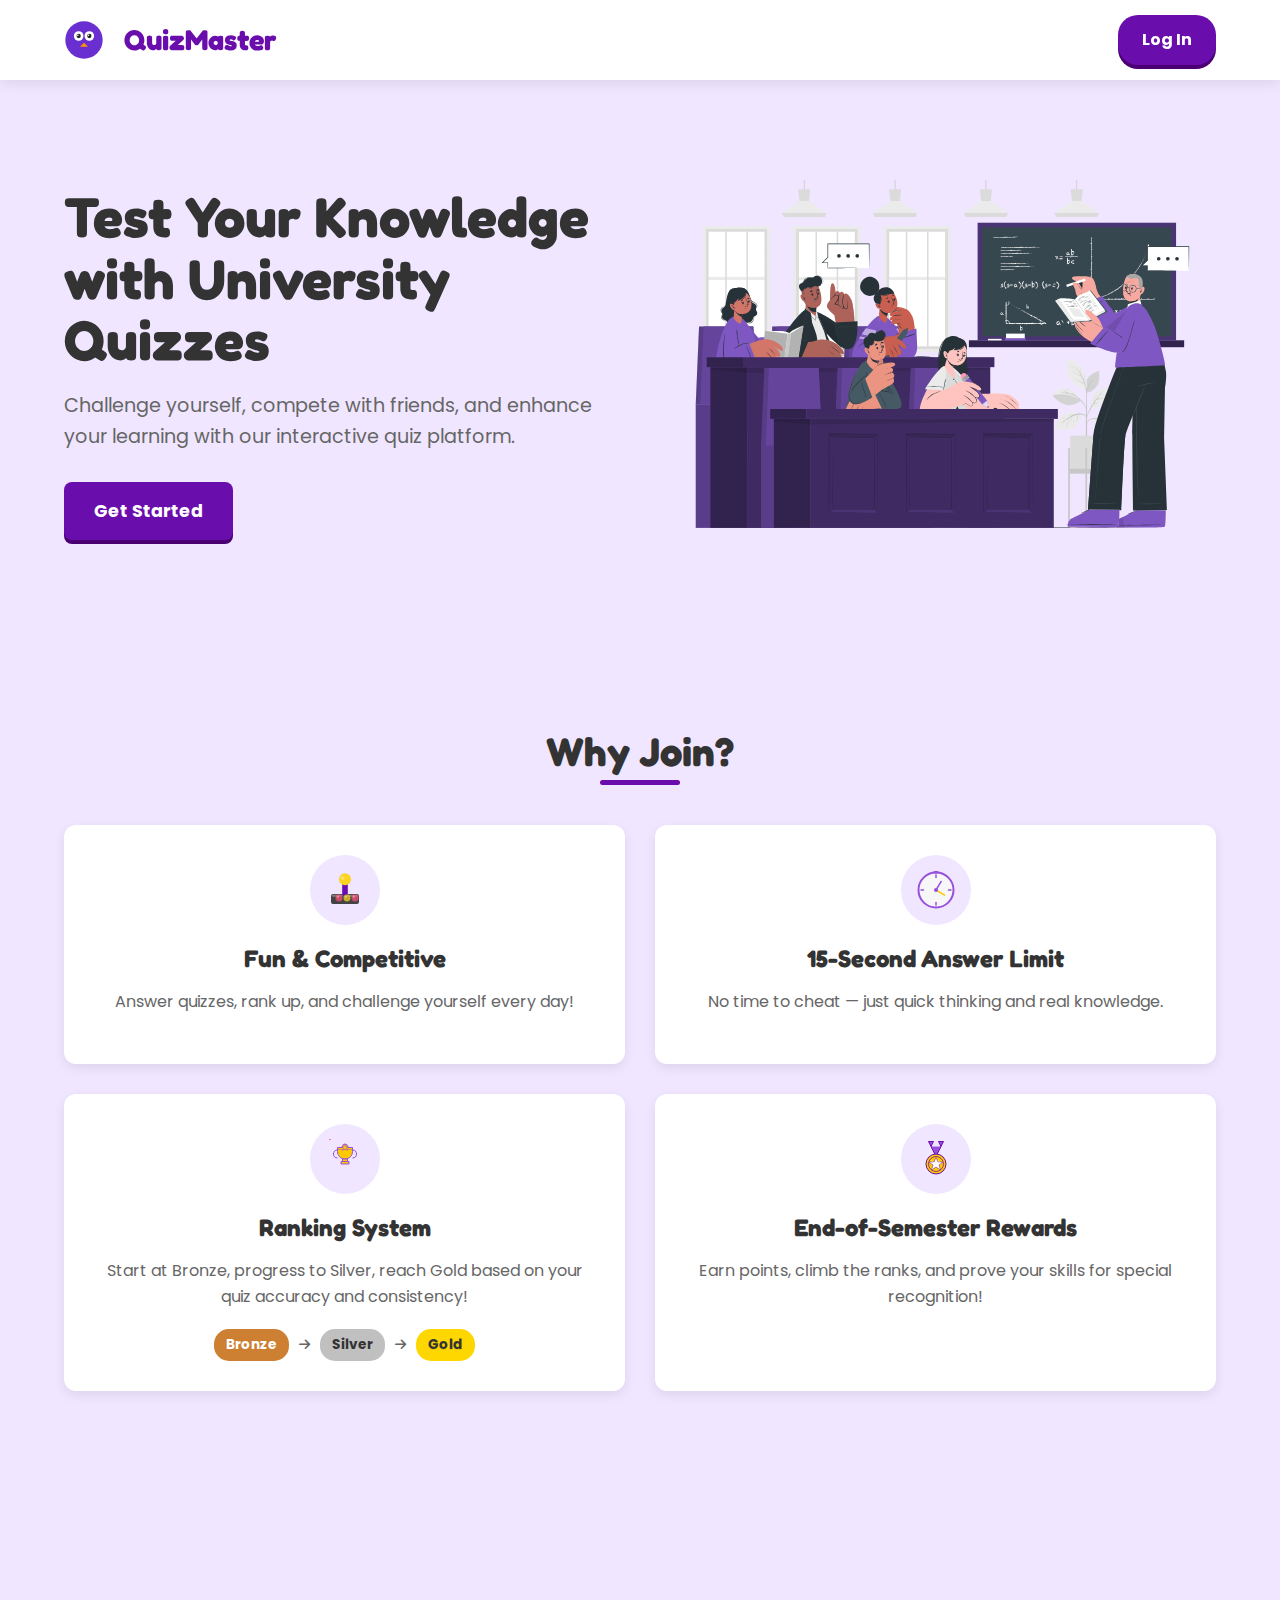
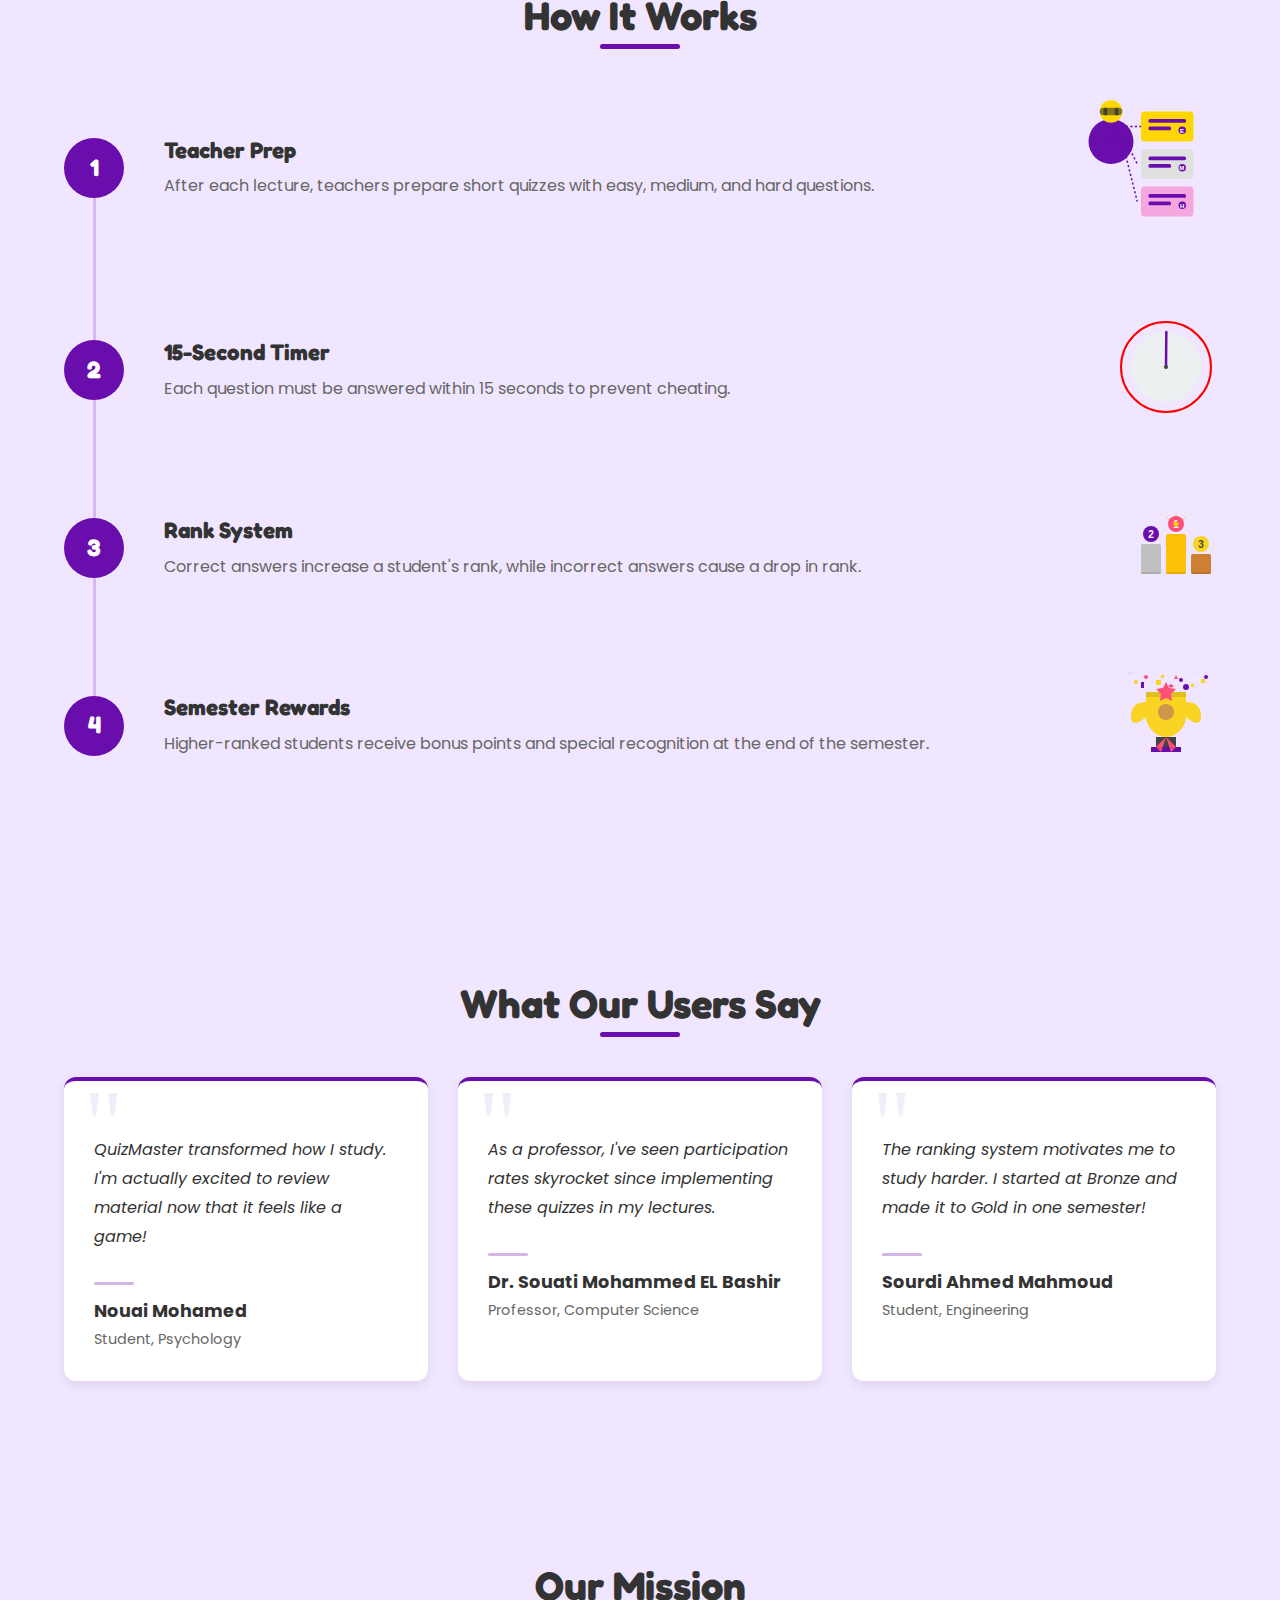
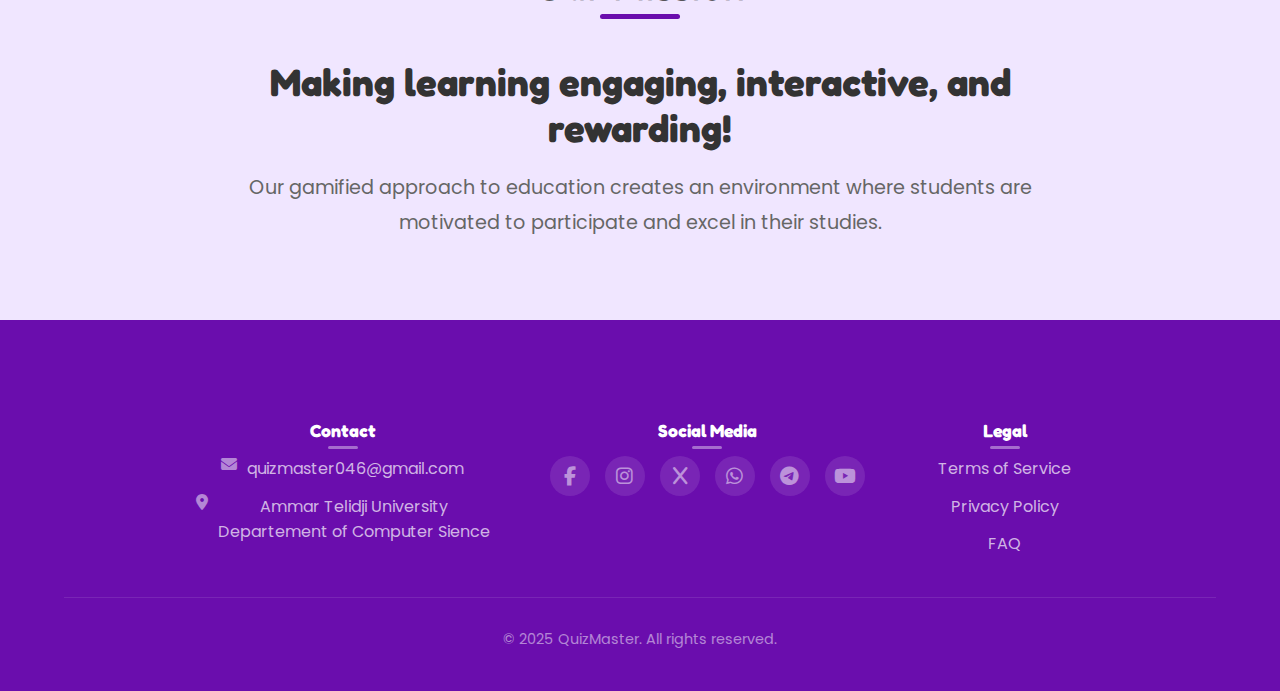
<file: index.html>
<!DOCTYPE html>
<html lang="en">
<head>
  <meta charset="UTF-8">
  <meta name="viewport" content="width=device-width, initial-scale=1.0">
  <title>QuizMaster - Turn Learning into a Game!</title>
  <link rel="stylesheet" href="css/base/styles.css">
  <link rel="preconnect" href="https://fonts.googleapis.com">
  <link rel="preconnect" href="https://fonts.gstatic.com" crossorigin>
  <link
    href="https://fonts.googleapis.com/css2?family=Fredoka:wght@400;600;700&family=Poppins:wght@400;500;600;700;800&display=swap"
    rel="stylesheet">
  <link rel="stylesheet" href="https://cdnjs.cloudflare.com/ajax/libs/font-awesome/6.4.0/css/all.min.css">
  <link rel="icon" type="image/png" href="images/favicon-96x96.png" sizes="96x96" />
  <link rel="icon" type="image/svg+xml" href="images/favicon.svg" />
  <link rel="shortcut icon" href="images/favicon.ico" />
  <link rel="apple-touch-icon" sizes="180x180" href="images/apple-touch-icon.png" />
  <meta name="apple-mobile-web-app-title" content="quizz master" />
  <link rel="manifest" href="site.webmanifest" />
</head>

<body>
  <header id="navbar" role="banner">
    <div class="container">
      <a href="#" class="logo" aria-label="QuizMaster Home">
        <img src="images/quiz-logo.svg" alt="QuizMaster Logo" width="40" height="40">
        <span>QuizMaster</span>
      </a>
      <nav class="nav-links" role="navigation" aria-label="Main navigation">
        <a href="login.html" class="cta-button" role="button">Log In</a>
      </nav>
      <button class="hamburger" aria-label="Toggle menu" aria-expanded="false" aria-controls="mobile-nav">
        <span></span><span></span><span></span>
      </button>
    </div>
  </header>

  <div class="mobile-nav" id="mobile-nav" role="dialog" aria-modal="true" aria-label="Mobile navigation">
    <button class="close-menu" aria-label="Close menu">
      <i class="fas fa-times"></i>
    </button>
    <div class="mobile-brand">
      <a href="#" class="mobile-logo">
        <img src="images/quiz-logo.svg" alt="QuizMaster Logo">
        <span>QuizMaster</span>
      </a>
    </div>
    <div class="mobile-nav-links">
      <a href="login.html" class="cta-button">Log In</a>
    </div>
  </div>

  <div class="overlay" role="presentation"></div>

  <main id="main-content">
    <section id="hero" role="region" aria-labelledby="hero-title">
      <div class="container">
        <div class="hero-content">
          <h1 id="hero-title">Test Your Knowledge with University Quizzes</h1>
          <p>Challenge yourself, compete with friends, and enhance your learning with our interactive quiz platform.</p>
          <div class="button-group">
            <a href="signup.html" class="cta-secondary" role="button">Get Started</a>
          </div>
        </div>
        <div class="hero-image">
          <img src="images/college-class-animate.svg" alt="Students enjoying interactive quizzes" class="desktop-image" width="600" height="400">
          <img src="images/college-class-animate.png" alt="Students enjoying interactive quizzes" class="mobile-only-image" width="300" height="200" loading="lazy">
        </div>
      </div>
    </section>

    <section id="features" role="region" aria-labelledby="features-title">
      <div class="container">
        <h2 id="features-title" class="section-title">Why Join?</h2>
        <div class="features-grid">
          <div class="feature-card" role="article">
            <div class="feature-icon">
              <img src="images/joystick.svg" alt="" width="48" height="48" loading="lazy">
            </div>
            <h3>Fun & Competitive</h3>
            <p>Answer quizzes, rank up, and challenge yourself every day!</p>
          </div>
          <div class="feature-card">
            <div class="feature-icon"><img src="images/timer.svg" alt="Time Limit"></div>
            <h3>15-Second Answer Limit</h3>
            <p>No time to cheat — just quick thinking and real knowledge.</p>
          </div>
          <div class="feature-card">
            <div class="feature-icon"><img src="images/ranking.svg" alt="Ranking System"></div>
            <h3>Ranking System</h3>
            <p>Start at Bronze, progress to Silver, reach Gold based on your quiz accuracy and consistency!</p>
            <div class="rank-progression">
              <span class="rank bronze">Bronze</span>
              <span class="rank-arrow"><i class="fas fa-arrow-right"></i></span>
              <span class="rank silver">Silver</span>
              <span class="rank-arrow"><i class="fas fa-arrow-right"></i></span>
              <span class="rank gold">Gold</span>
            </div>
          </div>
          <div class="feature-card">
            <div class="feature-icon"><img src="images/medal.svg" alt="Rewards"></div>
            <h3>End-of-Semester Rewards</h3>
            <p>Earn points, climb the ranks, and prove your skills for special recognition!</p>
          </div>
        </div>
      </div>
    </section>

    <section id="how-it-works" role="region" aria-labelledby="how-it-works-title">
      <div class="container">
        <h2 id="how-it-works-title" class="section-title">How It Works</h2>
        <div class="process-steps">
          <div class="process-step" role="article">
            <div class="step-number" aria-hidden="true">1</div>
            <div class="step-content">
              <h3>Teacher Prep</h3>
              <p>After each lecture, teachers prepare short quizzes with easy, medium, and hard questions.</p>
            </div>
            <div class="step-image">
              <img src="images/teacher-questions.svg" alt="" width="200" height="150" loading="lazy">
            </div>
          </div>
          <div class="process-step">
            <div class="step-number">2</div>
            <div class="step-content">
              <h3>15-Second Timer</h3>
              <p>Each question must be answered within 15 seconds to prevent cheating.</p>
            </div>
            <div class="step-image">
              <img src="images/stopwatch.svg" alt="15 second timer">
            </div>
          </div>
          <div class="process-step">
            <div class="step-number">3</div>
            <div class="step-content">
              <h3>Rank System</h3>
              <p>Correct answers increase a student's rank, while incorrect answers cause a drop in rank.</p>
            </div>
            <div class="step-image">
              <img src="images/podium.svg" alt="Rank system">
            </div>
          </div>
          <div class="process-step">
            <div class="step-number">4</div>
            <div class="step-content">
              <h3>Semester Rewards</h3>
              <p>Higher-ranked students receive bonus points and special recognition at the end of the semester.</p>
            </div>
            <div class="step-image">
              <img src="images/trophy.svg" alt="Semester rewards">
            </div>
          </div>
        </div>
      </div>
    </section>

    <section id="testimonials" role="region" aria-labelledby="testimonials-title">
      <div class="container">
        <h2 id="testimonials-title" class="section-title">What Our Users Say</h2>
        <div class="testimonials-grid">
          <div class="testimonial-card" role="article">
            <div class="quote-mark" aria-hidden="true">"</div>
            <p>QuizMaster transformed how I study. I'm actually excited to review material now that it feels like a game!</p>
            <div class="testimonial-author">
              <span class="name">Nouai Mohamed</span>
              <span class="role">Student, Psychology</span>
            </div>
          </div>
          <div class="testimonial-card">
            <div class="quote-mark">"</div>
            <p>As a professor, I've seen participation rates skyrocket since implementing these quizzes in my lectures.</p>
            <div class="testimonial-author">
              <span class="name">Dr. Souati Mohammed EL Bashir</span>
              <span class="role">Professor, Computer Science</span>
            </div>
          </div>
          <div class="testimonial-card">
            <div class="quote-mark">"</div>
            <p>The ranking system motivates me to study harder. I started at Bronze and made it to Gold in one semester!</p>
            <div class="testimonial-author">
              <span class="name">Sourdi Ahmed Mahmoud</span>
              <span class="role">Student, Engineering</span>
            </div>
          </div>
        </div>
      </div>
    </section>

    <section id="mission" role="region" aria-labelledby="mission-title">
      <div class="container">
        <div class="mission-content">
          <h2 id="mission-title" class="section-title">Our Mission</h2>
          <h2>Making learning engaging, interactive, and rewarding!</h2>
          <p>Our gamified approach to education creates an environment where students are motivated to participate and excel in their studies.</p>
        </div>
      </div>
    </section>
  </main>

  <footer role="contentinfo">
    <div class="container">
      <div class="footer-content">
        <div class="footer-links">
          <div class="link-group">
            <h4 id="contact-title">Contact</h4>
            <ul aria-labelledby="contact-title">
              <li><i class="fas fa-envelope" aria-hidden="true"></i>quizmaster046@gmail.com</li>
              <li><i class="fas fa-map-marker-alt" aria-hidden="true"></i>Ammar Telidji University<br>Departement of Computer Sience</li>
            </ul>
          </div>
          <div class="link-group">
            <h4 id="social-title">Social Media</h4>
            <div class="social-icons" aria-labelledby="social-title">
              <a href="#" class="social-icon" aria-label="Facebook"><i class="fab fa-facebook-f" aria-hidden="true"></i></a>
              <a href="#" class="social-icon" aria-label="Instagram"><i class="fab fa-instagram" aria-hidden="true"></i></a>
              <a href="#" class="social-icon" aria-label="Twitter"><i class="fab fa-x" aria-hidden="true"></i></a>
              <a href="#" class="social-icon" aria-label="WhatsApp"><i class="fab fa-whatsapp" aria-hidden="true"></i></a>
              <a href="#" class="social-icon" aria-label="Telegram"><i class="fab fa-telegram" aria-hidden="true"></i></a>
              <a href="#" class="social-icon" aria-label="YouTube"><i class="fab fa-youtube" aria-hidden="true"></i></a>
            </div>
          </div>
          <div class="link-group">
            <h4 id="legal-title">Legal</h4>
            <ul aria-labelledby="legal-title">
              <li><a href="#">Terms of Service</a></li>
              <li><a href="#">Privacy Policy</a></li>
              <li><a href="#">FAQ</a></li>
            </ul>
          </div>
        </div>
      </div>
      <div class="copyright">
        <p>&copy; 2025 QuizMaster. All rights reserved.</p>
      </div>
    </div>
  </footer>

  <script src="js/script.js" type="module"></script>
</body>

</html>
</file>
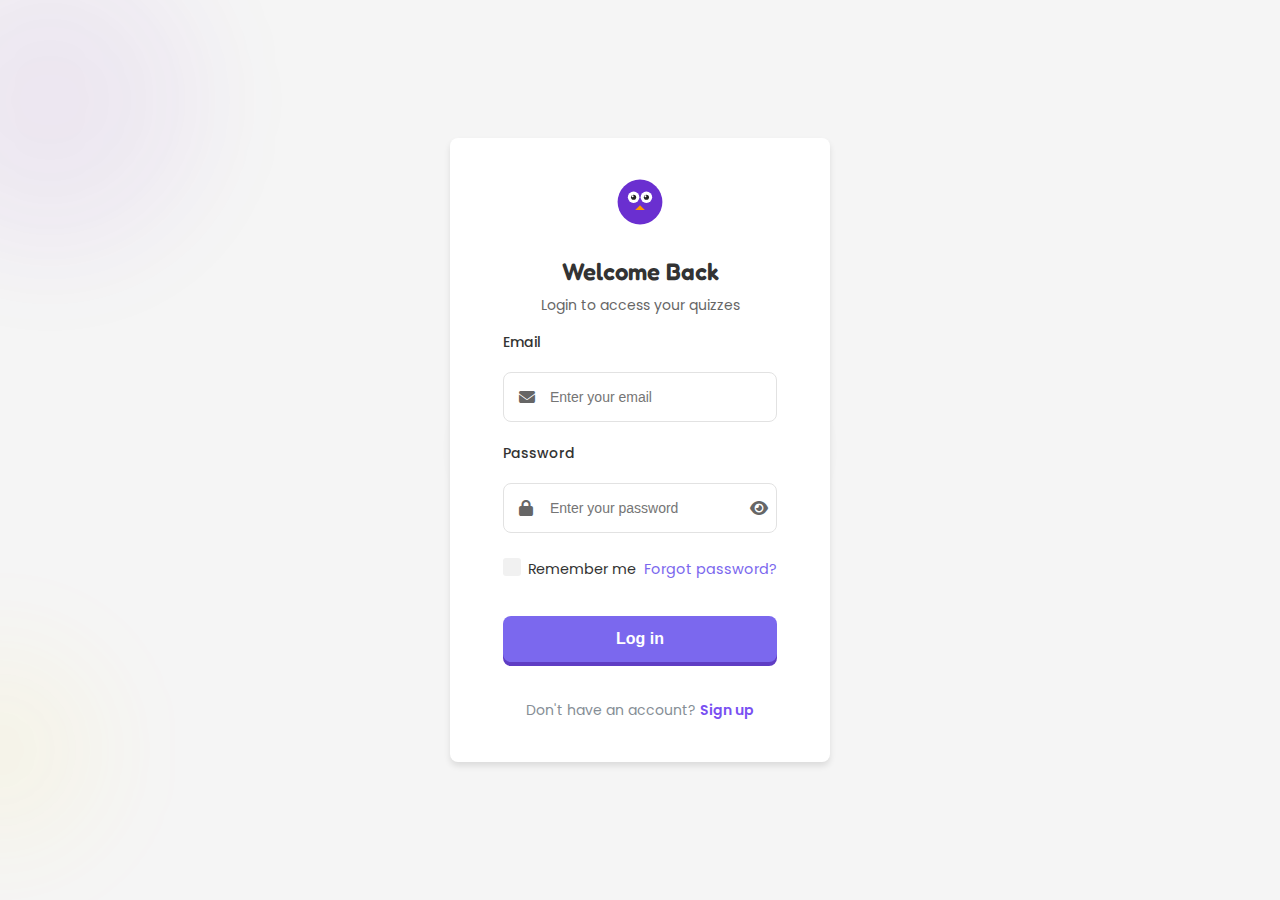
<file: login.html>
<!DOCTYPE html>
<html lang="en">
<head>
    <meta charset="UTF-8">
    <meta name="viewport" content="width=device-width, initial-scale=1.0">
    <title>Login - QuizMaster</title>
    <link rel="preconnect" href="https://fonts.googleapis.com">
    <link rel="preconnect" href="https://fonts.gstatic.com" crossorigin>
    <link href="https://fonts.googleapis.com/css2?family=Fredoka:wght@400;600;700&family=Poppins:wght@400;500;600;700;800&display=swap" rel="stylesheet">
    <link rel="stylesheet" href="css/base/styles.css">
    <link rel="stylesheet" href="css/components/auth.css">
    <link rel="stylesheet" href="css/components/notifications.css">
    <link rel="stylesheet" href="https://cdnjs.cloudflare.com/ajax/libs/font-awesome/6.4.0/css/all.min.css">
    <link rel="icon" type="image/png" href="images/favicon-96x96.png" sizes="96x96" />
    <link rel="icon" type="image/svg+xml" href="images/favicon.svg" />
    <link rel="shortcut icon" href="images/favicon.ico" />
    <link rel="apple-touch-icon" sizes="180x180" href="images/apple-touch-icon.png" />
    <meta name="apple-mobile-web-app-title" content="quizz master" />
    <link rel="manifest" href="site.webmanifest" />
</head>
<body>
    <!-- Splash elements -->
    <div class="splash splash-1"></div>
    <div class="splash splash-2"></div>
    <div class="splash splash-3"></div>

    <!-- Main content -->
    <main>
        <div class="container">
            <div class="auth-container">
                <div class="auth-card">
                    <div class="auth-logo">
                        <a href="index.html">
                            <img src="images/quiz-logo.svg" alt="QuizMaster Logo">
                        </a>
                    </div>
                    <h1>Welcome Back</h1>
                    <p class="subtitle">Login to access your quizzes</p>

                    <form id="login-form">
                        <div class="form-group">
                            <label for="email">Email</label>
                            <div class="input-wrapper">
                                <i class="fas fa-envelope"></i>
                                <input type="email" id="email" name="email" placeholder="Enter your email" required autocomplete="username">
                            </div>
                            <span class="error-message" id="email-error"></span>
                        </div>

                        <div class="form-group">
                            <label for="password">Password</label>
                            <div class="input-wrapper password-input">
                                <i class="fas fa-lock"></i>
                                <input type="password" id="password" name="password" placeholder="Enter your password" required autocomplete="current-password">
                                <button type="button" class="toggle-password" id="toggle-password" aria-label="Show password" aria-pressed="false">
                                    <i class="fas fa-eye"></i>
                                </button>
                            </div>
                            <span class="error-message" id="password-error"></span>
                        </div>

                        <div class="form-options">
                            <div class="checkbox-container">
                                <input type="checkbox" id="remember" name="remember">
                                <span class="checkmark"></span>
                                <label for="remember">Remember me</label>
                            </div>
                            <a href="forgot-password.html" class="forgot-password">Forgot password?</a>
                        </div>

                        <button type="submit" class="auth-button">Log in</button>
                    </form>
                    
                    <p class="auth-redirect">
                        Don't have an account? <a href="signup.html">Sign up</a>
                    </p>                 
                </div>
            </div>
        </div>
    </main>
    
    <!-- Auth pages guard redirects logged-in users to their dashboard -->
    <script type="module" src="js/auth-pages.js"></script>
    <script type="module" src="js/login.js"></script>
</body>
</html>
</file>
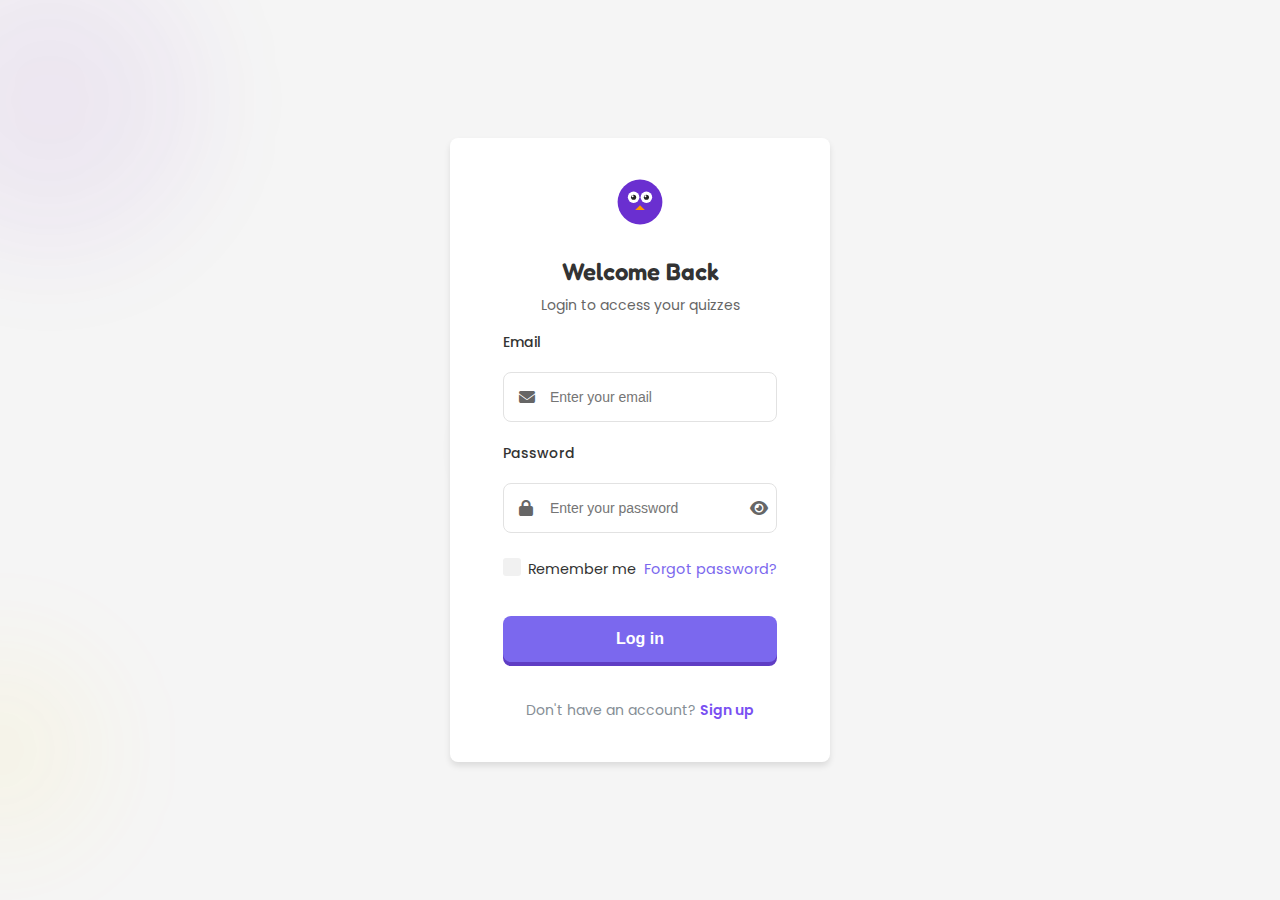
<file: quiz-answer.html>
<!DOCTYPE html>
<html lang="en">
<script>
(function() {
  var theme = localStorage.getItem('theme');
  if (!theme && localStorage.getItem('darkMode') === 'true') theme = 'dark';
  if (!theme) theme = 'light';
  document.documentElement.setAttribute('data-theme', theme);
  if (theme === 'dark') {
    document.documentElement.classList.add('dark-theme');
    document.documentElement.style.backgroundColor = '#1a1a1a';
    document.documentElement.style.color = '#e0e0e0';
  } else {
    document.documentElement.classList.remove('dark-theme');
    document.documentElement.style.backgroundColor = '#fff';
    document.documentElement.style.color = '#222';
  }
})();
</script>
<style>
  html, body { background: #fff; color: #222; }
  html[data-theme='dark'], html.dark-theme, html[data-theme='dark'] body, html.dark-theme body {
    background: #1a1a1a !important;
    color: #e0e0e0 !important;
  }
</style>
<head>
    <meta charset="UTF-8">
    <meta name="viewport" content="width=device-width, initial-scale=1.0">
    <title>Answer Quiz - QuizMaster</title>
    <!-- Add dark mode check script before any styles -->
    <script>
        // Immediately check dark mode preference
        (function() {
            const isDarkMode = localStorage.getItem('darkMode') === 'true';
            if (isDarkMode) {
                document.documentElement.classList.add('dark-theme');
                // Wait for body to be available
                if (document.body) {
                    document.body.classList.add('dark-theme');
                } else {
                    // If body is not available yet, wait for it
                    document.addEventListener('DOMContentLoaded', () => {
                        document.body.classList.add('dark-theme');
                    });
                }
            }
        })();
    </script>
    <link rel="stylesheet" href="css/base/styles.css">
    <link rel="stylesheet" href="css/components/student-dashboard.css">
    <link rel="stylesheet" href="css/components/quiz-answer.css">
    <link rel="stylesheet" href="css/components/notifications.css">
    <link rel="preconnect" href="https://fonts.googleapis.com">
    <link rel="preconnect" href="https://fonts.gstatic.com" crossorigin>
    <link href="https://fonts.googleapis.com/css2?family=Fredoka:wght@400;600;700&family=Poppins:wght@400;500;600;700;800&display=swap" rel="stylesheet">
    <link rel="stylesheet" href="https://cdnjs.cloudflare.com/ajax/libs/font-awesome/6.4.0/css/all.min.css">
    <link rel="icon" type="image/png" href="images/favicon-96x96.png" sizes="96x96" />
    <link rel="icon" type="image/svg+xml" href="images/favicon.svg" />
    <link rel="shortcut icon" href="images/favicon.ico" />
    <link rel="apple-touch-icon" sizes="180x180" href="images/apple-touch-icon.png" />
</head>
<body class="quiz-active">
    <!-- Add sidebar for consistency -->
    <div class="dashboard-container">
        <aside class="sidebar">
            <div class="sidebar-header">
                <a href="#" class="logo">
                    <img src="images/quiz-logo.svg" alt="QuizMaster Logo">
                    <span>QuizMaster</span>
                </a>
            </div>
            
            <nav class="sidebar-nav">
                <a href="student-dashboard.html" class="nav-item">
                    <i class="fas fa-home"></i>
                    <span>Home</span>
                </a>
                <a href="student-leaderboard.html" class="nav-item">
                    <i class="fas fa-trophy"></i>
                    <span>Leaderboard</span>
                </a>
                <a href="student-quizzes.html" class="nav-item active">
                    <i class="fas fa-lightbulb"></i>
                    <span>Quizzes</span>
                </a>
                <a href="student-settings.html" class="nav-item">
                    <i class="fas fa-cog"></i>
                    <span>Settings</span>
                </a>
            </nav>
        </aside>

        <main class="main-content">
            <!-- Mobile Header -->
            <div class="mobile-header">
                <button class="menu-toggle" aria-label="Toggle menu">
                    <i class="fas fa-bars"></i>
                </button>
                <a href="#" class="mobile-logo">
                    <img src="images/quiz-logo.svg" alt="QuizMaster Logo">
                    <span>QuizMaster</span>
                </a>
            </div>

            <div class="dashboard-content">
                <div class="quiz-answer-container">
                    <div class="quiz-header">
                        <div class="quiz-info">
                            <div class="teacher-info">
                                <img src="" alt="" class="teacher-avatar" id="teacherAvatar">
                                <div class="teacher-details">
                                    <div class="teacher-name" id="teacherName"></div>
                                    <div class="subject" id="subject"></div>
                                </div>
                            </div>
                        </div>
                        <div class="quiz-timer">
                            <div class="timer-circle">
                                <svg class="timer-svg" viewBox="0 0 100 100">
                                    <circle class="timer-background" cx="50" cy="50" r="45"></circle>
                                    <circle class="timer-progress" cx="50" cy="50" r="45"></circle>
                                </svg>
                                <span class="timer-count">15</span>
                            </div>
                        </div>
                    </div>

                    <div class="quiz-content">
                        <div class="question-container">
                            <h2 class="question-text" id="questionText"></h2>
                            <div class="options-grid" id="optionsGrid">
                                <!-- Options will be dynamically inserted here -->
                            </div>
                        </div>
                    </div>
                </div>
            </div>
        </main>
    </div>

    <!-- Warning Modal -->
    <div class="warning-modal" id="warningModal">
        <div class="modal-content">
            <i class="fas fa-exclamation-triangle"></i>
            <h3>Warning!</h3>
            <p>Leaving this page will result in disqualification.</p>
            <button class="modal-btn" id="stayButton">Stay on Page</button>
        </div>
    </div>

    <!-- Time Expired Modal -->
    <div class="failure-modal" id="timeExpiredModal">
        <div class="modal-content">
            <i class="fas fa-clock failure-icon"></i>
            <h3>Time's Up!</h3>
            <p>Your time has expired. Your quiz has been automatically submitted.</p>
            <button class="modal-btn" id="timeExpiredButton">Return to Quizzes</button>
        </div>
    </div>

    <!-- Quiz Abandonment Modal -->
    <div class="failure-modal" id="abandonmentModal">
        <div class="modal-content">
            <i class="fas fa-exclamation-circle failure-icon"></i>
            <h3>Quiz Failed</h3>
            <p>You have left or attempted to leave the quiz page. This quiz has been marked as failed.</p>
            <p class="abandon-warning">Navigating away from a quiz at any time will result in immediate disqualification.</p>
            <button class="modal-btn" id="abandonmentButton">Return to Quizzes</button>
        </div>
    </div>

    <!-- Navigation guard ensures proper authentication -->
    <script src="js/navigation-guard.js" type="module"></script>
    <script src="js/quiz-answer.js" type="module"></script>
</body>
</html>
</file>
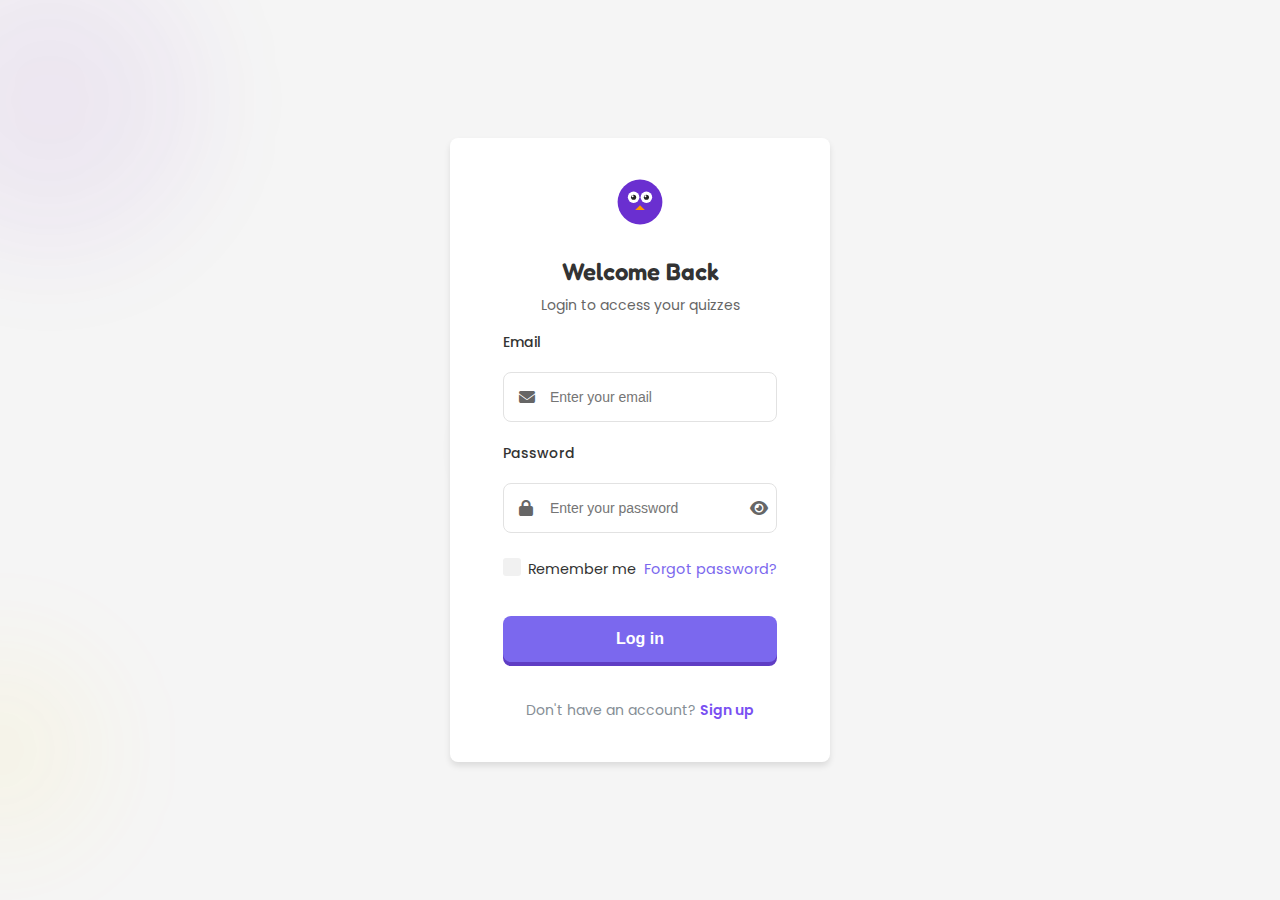
<file: student-quizzes.html>
<!DOCTYPE html>
<html lang="en">
<script>
(function() {
  var theme = localStorage.getItem('theme');
  if (!theme && localStorage.getItem('darkMode') === 'true') theme = 'dark';
  if (!theme) theme = 'light';
  document.documentElement.setAttribute('data-theme', theme);
  if (theme === 'dark') {
    document.documentElement.classList.add('dark-theme');
    document.documentElement.style.backgroundColor = '#1a1a1a';
    document.documentElement.style.color = '#e0e0e0';
  } else {
    document.documentElement.classList.remove('dark-theme');
    document.documentElement.style.backgroundColor = '#fff';
    document.documentElement.style.color = '#222';
  }
})();
</script>
<style>
  html, body { background: #fff; color: #222; }
  html[data-theme='dark'], html.dark-theme, html[data-theme='dark'] body, html.dark-theme body {
    background: #1a1a1a !important;
    color: #e0e0e0 !important;
  }
</style>
<head>
    <meta charset="UTF-8">
    <meta name="viewport" content="width=device-width, initial-scale=1.0">
    <title>Quizzes - QuizMaster</title>
    <!-- Add dark mode check script before any styles -->
    <script>
        // Immediately check dark mode preference
        (function() {
            const isDarkMode = localStorage.getItem('darkMode') === 'true';
            if (isDarkMode) {
                document.documentElement.classList.add('dark-theme');
                // Wait for body to be available
                if (document.body) {
                    document.body.classList.add('dark-theme');
                } else {
                    // If body is not available yet, wait for it
                    document.addEventListener('DOMContentLoaded', () => {
                        document.body.classList.add('dark-theme');
                    });
                }
            }
        })();
    </script>
    <link rel="stylesheet" href="css/base/styles.css">
    <link rel="stylesheet" href="css/components/student-dashboard.css">
    <link rel="stylesheet" href="css/components/student-quizzes.css">
    <link rel="stylesheet" href="css/components/tabs.css">
    <link rel="stylesheet" href="css/components/notifications.css">
    <link rel="preconnect" href="https://fonts.googleapis.com">
    <link rel="preconnect" href="https://fonts.gstatic.com" crossorigin>
    <link href="https://fonts.googleapis.com/css2?family=Fredoka:wght@400;600;700&family=Poppins:wght@400;500;600;700;800&display=swap" rel="stylesheet">
    <link rel="stylesheet" href="https://cdnjs.cloudflare.com/ajax/libs/font-awesome/6.4.0/css/all.min.css">
    <link rel="icon" type="image/png" href="images/favicon-96x96.png" sizes="96x96" />
    <link rel="icon" type="image/svg+xml" href="images/favicon.svg" />
    <link rel="shortcut icon" href="../images/favicon.ico" />
    <link rel="apple-touch-icon" sizes="180x180" href="images/apple-touch-icon.png" />
    <meta name="apple-mobile-web-app-title" content="quizz master" />
    <link rel="manifest" href="site.webmanifest" />
</head>
<body>
    <div class="dashboard-container">
        <!-- Sidebar (Keep consistent with dashboard) -->
        <aside class="sidebar">
            <div class="sidebar-header">
                <a href="#" class="logo">
                    <img src="images/quiz-logo.svg" alt="QuizMaster Logo">
                    <span>QuizMaster</span>
                </a>
            </div>
            
            <nav class="sidebar-nav">
                <a href="student-dashboard.html" class="nav-item">
                    <i class="fas fa-home"></i>
                    <span>Home</span>
                </a>
                <a href="student-leaderboard.html" class="nav-item">
                    <i class="fas fa-trophy"></i>
                    <span>Leaderboard</span>
                </a>
                <a href="student-quizzes.html" class="nav-item active">
                    <i class="fas fa-lightbulb"></i>
                    <span>Quizzes</span>
                </a>
                <a href="student-settings.html" class="nav-item">
                    <i class="fas fa-cog"></i>
                    <span>Settings</span>
                </a>
            </nav>
            
            <div class="sidebar-footer">
                <button class="logout-btn">
                  <i class="fas fa-sign-out-alt"></i>
                  <span>Logout</span>
                </button>
              </div>
        </aside>

        <main class="main-content">
            <!-- Mobile Header -->
            <div class="mobile-header">
                <button class="menu-toggle" aria-label="Toggle menu">
                    <i class="fas fa-bars"></i>
                </button>
                <a href="#" class="mobile-logo">
                    <img src="images/quiz-logo.svg" alt="QuizMaster Logo">
                    <span>QuizMaster</span>
                </a>
            </div>

            <!-- Dashboard Content -->
            <div class="dashboard-content">
                <div class="quiz-container" data-loading="false">
                    <div class="section-header">
                        <div class="header-content">
                            <h2 class="section-title">Available Quizzes</h2>
                        </div>
                        <div class="quiz-tabs">
                            <button class="tab-btn active" data-tab="available">
                                <i class="fas fa-book-open"></i>
                                Available Quizzes
                            </button>
                            <button class="tab-btn" data-tab="completed">
                                <i class="fas fa-check-circle"></i>
                                Completed
                            </button>
                            <select class="quiz-tabs-dropdown" aria-label="Select quiz tab">
                                <option value="available">Available Quizzes</option>
                                <option value="completed">Completed</option>
                            </select>
                        </div>
                    </div>

                    <div class="quiz-grid">
                        <!-- Quiz cards will be dynamically inserted here -->
                    </div>

                    <div class="pagination">
                        <!-- Pagination content -->
                    </div>
                </div>
            </div>
        </main>
    </div>

    <!-- Quiz Preview Modal -->
    <div class="quiz-preview-modal" id="quizPreviewModal">
        <div class="modal-content">
            <div class="modal-header">
                <h3 id="previewQuizTitle">Quiz Title</h3>
                <button class="close-modal-btn" id="closePreviewBtn" title="Close preview">
                    <i class="fas fa-times"></i>
                </button>
            </div>
            <div class="modal-body">
                <div class="quiz-details">
                    <div class="detail-item">
                        <i class="fas fa-user-tie"></i>
                        <span id="previewTeacherName">Teacher Name</span>
                    </div>
                    <div class="detail-item">
                        <i class="fas fa-book"></i>
                        <span id="previewSubject">Subject</span>
                    </div>
                    <div class="detail-item">
                        <i class="fas fa-question-circle"></i>
                        <span id="previewQuestionCount">10 Questions</span>
                    </div>
                    <div class="detail-item">
                        <i class="fas fa-clock"></i>
                        <span id="previewTimeLimit">30 Minutes</span>
                    </div>
                    <div class="detail-item">
                        <i class="fas fa-award"></i>
                        <span id="previewPassingScore">60% to Pass</span>
                    </div>
                </div>
                <div class="quiz-description">
                    <h4>Description</h4>
                    <p id="previewDescription">Quiz description will be displayed here.</p>
                </div>
                <div class="question-types">
                    <h4>Question Types</h4>
                    <div class="type-badges" id="previewQuestionTypes">
                        <!-- Question type badges will be added dynamically -->
                    </div>
                </div>
            </div>
            <div class="modal-footer">
                <button class="cancel-btn" id="cancelQuizBtn">Cancel</button>
                <button class="start-quiz-btn" id="startQuizBtn">
                    <i class="fas fa-play"></i>
                    Start Quiz
                </button>
            </div>
        </div>
    </div>

    <!-- Navigation guard prevents back navigation and enforces authentication requirements -->
    <script src="js/navigation-guard.js" type="module"></script>
    <script src="js/student-quizzes.js" type="module"></script>
</body>
</html>
</file>
<file: css/base/styles.css>
/* Base Styles and Variables */
:root {
  --primary: #6a0dad; /* Deep purple */
  --primary-light: #9d4edd;
  --primary-dark: #4a0072;
  --text-dark: #333;
  --text-light: #999;
  --text-medium: #666;
  --background-light: #fff;
  --background-gray: #f0e6ff;
  --shadow: 0 4px 12px rgba(0, 0, 0, 0.08);
  --shadow-strong: 0 8px 24px rgba(0, 0, 0, 0.12);
  --transition: all 0.3s ease;
  --border-radius: 12px;
  --border-radius-small: 8px;
  --hover-transition: 0.2s ease-in-out;
  --press-scale: 0.97;
  --gold: #ffd700; /* Adding gold color variable */
  
  /* Dark mode variables */
  --dark-bg: #1a1a1a;
  --dark-card-bg: #2d2d2d;
  --dark-input-bg: #3d3d3d;
  --dark-border: #404040;
  --dark-text: #e0e0e0;
  --dark-text-secondary: #a0a0a0;
  --dark-shadow: 0 4px 12px rgba(0, 0, 0, 0.2);
  --dark-shadow-strong: 0 8px 24px rgba(0, 0, 0, 0.3);
  --dark-nav-bg: rgba(26, 26, 26, 0.95);
}

/* Reset */
* {
  margin: 0;
  padding: 0;
  box-sizing: border-box;
}

html {
  scroll-behavior: smooth;
}

body {
  font-family: "Poppins", sans-serif;
  line-height: 1.6;
  color: var(--text-dark);
  background-color: var(--background-light);
  position: relative;
  overflow-x: hidden;
}

h1,
h2,
h3,
h4 {
  font-family: "Fredoka", sans-serif;
  font-weight: 700;
  line-height: 1.2;
}

a {
  text-decoration: none;
  color: inherit;
  transition: var(--transition);
}

.container {
  width: 90%;
  max-width: 1200px;
  margin: 0 auto;
  position: relative;
  z-index: 2;
}

img {
  max-width: 100%;
  height: auto;
}

/* Navigation */
#navbar {
  padding: 15px 0;
  position: sticky;
  top: 0;
  background-color: rgba(255, 255, 255, 0.95);
  backdrop-filter: blur(10px);
  -webkit-backdrop-filter: blur(10px);
  box-shadow: var(--shadow);
  z-index: 100;
}

#navbar .container {
  display: flex;
  justify-content: space-between;
  align-items: center;
}

.logo {
  display: flex;
  align-items: center;
  font-family: "Fredoka", sans-serif;
  font-weight: 700;
  font-size: 1.8rem;
  color: var(--primary);
}

.logo img {
  height: 40px;
  margin-right: 20px;
}

.nav-links {
  display: flex;
  gap: 30px;
  align-items: center;
}

.nav-link {
  position: relative;
  font-weight: 600;
  color: var(--text-dark);
  padding: 5px 0;
  transition: color var(--hover-transition);
}

.nav-link::after {
  content: "";
  position: absolute;
  width: 0;
  height: 3px;
  bottom: 0;
  left: 0;
  background-color: var(--primary);
  transition: width 0.3s ease;
}

.nav-link:hover::after,
.nav-link.active::after {
  width: 100%;
}

.nav-link:hover {
  color: var(--primary);
}

.nav-link:active {
  transform: scale(var(--press-scale));
}

.nav-links .cta-button {
  background-color: var(--primary);
  color: white;
  padding: 12px 24px;
  border-radius: 20px;
  font-weight: 700;
  border: none;
  box-shadow: 0 4px 0 var(--primary-dark);
  transition: transform 0.15s ease, box-shadow 0.15s ease, background-color 0.15s ease;
}

.nav-links .cta-button:hover {
  background-color: var(--primary-light);
  transform: translateY(0);
}

.nav-links .cta-button:active {
  transform: translateY(4px);
  box-shadow: 0 0 0 var(--primary-dark);
}

.hamburger {
  display: none;
  flex-direction: column;
  gap: 5px;
  cursor: pointer;
  background: none;
  border: none;
}

.hamburger span {
  display: block;
  width: 30px;
  height: 3px;
  background-color: var(--primary);
  transition: var(--transition);
}

/* Mobile Menu */
.mobile-nav {
  position: fixed;
  top: 0;
  left: -100%;
  width: 80%;
  max-width: 400px;
  height: 100vh;
  background-color: white;
  z-index: 101;
  padding: 60px 30px;
  box-shadow: 5px 0 15px rgba(0, 0, 0, 0.1);
  transition: left 0.4s ease-in-out;
}

.mobile-nav.active {
  left: 0;
}

.mobile-nav-links {
  display: flex;
  flex-direction: column;
  gap: 20px;
}

.mobile-nav-links .nav-link {
  font-size: 1.2rem;
  padding: 10px 0;
  border-bottom: 1px solid #eee;
  transition: color var(--hover-transition), transform 0.1s ease, padding-left 0.2s ease;
}

.mobile-nav-links .nav-link:hover {
  color: var(--primary);
  padding-left: 5px;
}

.mobile-nav-links .nav-link:active {
  transform: scale(var(--press-scale));
}

.close-menu {
  position: absolute;
  top: 20px;
  right: 20px;
  background: none;
  border: none;
  cursor: pointer;
  padding: 0;
  display: flex;
  align-items: center;
  justify-content: center;
  color: var(--primary);
}

.close-menu svg {
  width: 30px;
  height: 30px;
  stroke: currentColor;
}

.overlay {
  position: fixed;
  top: 0;
  left: 0;
  width: 100%;
  height: 100%;
  background-color: rgba(0, 0, 0, 0.5);
  z-index: 100;
  opacity: 0;
  visibility: hidden;
  transition: opacity 0.3s ease, visibility 0.3s ease;
}

.overlay.active {
  opacity: 1;
  visibility: visible;
}

/* Hero Section */
#hero {
  padding: 100px 0 80px;
  position: relative;
  background-color: var(--background-gray);
}

#hero .container {
  display: flex;
  align-items: center;
  justify-content: space-between;
  gap: 50px;
}

.hero-content {
  flex: 1;
}

.hero-content h1 {
  font-size: 3.5rem;
  margin-bottom: 20px;
  color: var(--text-dark);
  line-height: 1.1;
}

.hero-content p {
  font-size: 1.2rem;
  margin-bottom: 30px;
  color: var(--text-medium);
}

.hero-image {
  flex: 1;
  display: flex;
  justify-content: center;
}

.hero-image img {
  max-width: 100%;
}

/* Buttons */
.button-group {
  display: flex;
  gap: 15px;
  margin-top: 30px;
}

.cta-primary,
.cta-secondary {
  position: relative;
  overflow: hidden;
}

/* Remove shine effect */
.cta-primary::before,
.cta-secondary::before {
  display: none;
}

.cta-primary:active,
.cta-secondary:active {
  transform: translateY(3px);
  box-shadow: 0 1px 3px rgba(0, 0, 0, 0.15);
  transition: all 0.1s ease;
}

.cta-primary {
  background-color: var(--secondary);
  color: var(--text-dark);
  padding: 15px 30px;
  font-size: 1.1rem;
  font-weight: 700;
  border: none;
  border-radius: 8px;
  cursor: pointer;
  transition: transform 0.15s ease, box-shadow 0.15s ease, background-color 0.15s ease;
  position: relative;
  overflow: hidden;
  box-shadow: 0 4px 0 var(--secondary-dark);
}

.cta-primary:hover {
  background-color: var(--secondary-dark);
  transform: translateY(0);
  color: #000;
  box-shadow: 0 4px 0 rgba(160, 135, 0, 1);
}

.cta-primary:active {
  transform: translateY(4px);
  box-shadow: 0 0 0 var(--secondary-dark);
}

.cta-secondary {
  display: inline-block;
  background-color: var(--primary);
  color: white;
  padding: 15px 30px;
  font-size: 1.1rem;
  font-weight: 700;
  border: none;
  border-radius: 8px;
  cursor: pointer;
  transition: transform 0.15s ease, box-shadow 0.15s ease, background-color 0.15s ease;
  box-shadow: 0 4px 0 var(--primary-dark);
}

.cta-secondary:hover {
  background-color: var(--primary-light);
  transform: translateY(0);
  box-shadow: 0 4px 0 var(--primary);
}

.cta-secondary:active {
  transform: translateY(4px);
  box-shadow: 0 0 0 var(--primary-dark);
}

.dual-buttons {
  display: flex;
  gap: 15px;
  margin-top: 30px;
}

.dual-buttons .cta-primary,
.dual-buttons .cta-secondary {
  flex: 1;
  text-align: center;
  min-width: 140px;
}

/* Ripple effect */
.ripple {
  position: absolute;
  background: rgba(255, 255, 255, 0.4);
  border-radius: 50%;
  transform: scale(0);
  animation: ripple 0.6s linear;
  pointer-events: none;
  z-index: 10;
}

/* Pulse animation */
.pulse {
  animation: pulse 2.5s infinite;
}

/* Features Section */
#features {
  padding: 100px 0;
  position: relative;
  background-color: var(--background-gray);
}

.section-title {
  text-align: center;
  font-size: 2.5rem;
  margin-bottom: 50px;
  color: var(--text-dark);
  position: relative;
}

.section-title::after {
  content: "";
  position: absolute;
  width: 80px;
  height: 5px;
  background-color: var(--primary);
  bottom: -10px;
  left: 50%;
  transform: translateX(-50%);
  border-radius: 10px;
}

.features-grid {
  display: grid;
  grid-template-columns: repeat(2, 1fr);
  gap: 30px;
  margin-top: 50px;
}

.feature-card {
  background-color: white;
  border-radius: var(--border-radius);
  padding: 30px;
  box-shadow: var(--shadow);
  transition: transform 0.2s ease, box-shadow 0.2s ease, background-color 0.2s ease;
  position: relative;
  z-index: 1;
}

.feature-card:hover {
  transform: translateY(-5px);
  box-shadow: var(--shadow-strong);
  background-color: #f9f4ff;
}

.feature-card:active {
  transform: translateY(0);
  box-shadow: var(--shadow);
}

.feature-icon {
  width: 70px;
  height: 70px;
  margin: 0 auto 20px;
  display: flex;
  align-items: center;
  justify-content: center;
  background-color: var(--background-gray);
  border-radius: 50%;
  position: relative;
}

.feature-icon img {
  width: 40px;
  height: 40px;
}

.feature-card h3 {
  text-align: center;
  margin-bottom: 15px;
  font-size: 1.5rem;
}

.feature-card p {
  text-align: center;
  color: var(--text-medium);
  margin-bottom: 20px;
}

.rank-progression {
  display: flex;
  align-items: center;
  justify-content: center;
  gap: 10px;
  margin-top: 15px;
}

.rank {
  display: inline-block;
  padding: 5px 12px;
  border-radius: 15px;
  font-size: 0.85rem;
  font-weight: 700;
  position: relative;
  overflow: hidden;
}

.rank::after {
  display: none;
}

.rank-arrow {
  color: var(--text-medium);
  font-size: 0.8rem;
}

.rank.bronze {
  background-color: #cd7f32;
  color: white;
}
.rank.silver {
  background-color: #c0c0c0;
  color: var(--text-dark);
}
.rank.gold {
  background-color: var(--gold);
  color: var(--text-dark);
  text-shadow: 0 1px 1px rgba(0, 0, 0, 0.1);
}

/* Testimonials Section */
#testimonials {
  padding: 100px 0;
  position: relative;
  background-color: var(--background-gray);
}

.testimonials-grid {
  display: grid;
  grid-template-columns: repeat(auto-fit, minmax(300px, 1fr));
  gap: 30px;
}

.testimonial-card {
  background-color: white;
  border-radius: var(--border-radius);
  padding: 40px 30px 30px;
  box-shadow: var(--shadow);
  transition: transform 0.2s ease, box-shadow 0.2s ease, background-color 0.2s ease;
  position: relative;
  z-index: 1;
  border-top: 4px solid var(--primary);
}

.testimonial-card:hover {
  transform: translateY(-5px);
  box-shadow: var(--shadow-strong);
  background-color: rgba(106, 13, 173, 0.05);
}

.testimonial-card:active {
  transform: translateY(0);
  box-shadow: var(--shadow);
}

.quote-mark {
  position: absolute;
  top: -5px;
  left: 20px;
  font-size: 6rem;
  line-height: 1;
  font-family: "Georgia", serif;
  color: rgba(106, 13, 173, 0.08);
  pointer-events: none;
  z-index: 1;
}

.testimonial-card p {
  margin-top: 15px;
  margin-bottom: 30px;
  position: relative;
  z-index: 2;
  font-style: italic;
  color: var(--text-dark);
  line-height: 1.8;
}

.testimonial-author {
  display: flex;
  flex-direction: column;
  gap: 3px;
  position: relative;
  padding-top: 15px;
}

.testimonial-author::before {
  content: "";
  position: absolute;
  top: 0;
  left: 0;
  width: 40px;
  height: 3px;
  background-color: rgba(106, 13, 173, 0.3);
  border-radius: 3px;
}

.testimonial-author .name {
  font-weight: 700;
  color: var(--text-dark);
  font-size: 1.1rem;
}

.testimonial-author .role {
  font-size: 0.9rem;
  color: var(--text-medium);
}

/* How It Works Section */
#how-it-works {
  padding: 100px 0;
  position: relative;
  background-color: var(--background-gray);
}

.process-steps {
  display: flex;
  flex-direction: column;
  gap: 70px;
}

.process-step {
  display: grid;
  grid-template-columns: auto 1fr auto;
  gap: 40px;
  position: relative;
  align-items: center;
}

.step-number {
  width: 60px;
  height: 60px;
  display: flex;
  align-items: center;
  justify-content: center;
  background-color: var(--primary);
  color: white;
  font-family: "Fredoka", sans-serif;
  font-size: 1.5rem;
  font-weight: 700;
  border-radius: 50%;
  z-index: 2;
}

.process-step::after {
  content: "";
  position: absolute;
  width: 3px;
  height: calc(100% + 70px);
  background-color: rgba(106, 13, 173, 0.2);
  left: 28.5px;
  top: 60px;
  z-index: 1;
}

.process-step:last-child::after {
  display: none;
}

.step-content h3 {
  font-size: 1.4rem;
  margin-bottom: 10px;
  color: var(--text-dark);
}
.step-content p {
  color: var(--text-medium);
}

.step-image img {
  max-width: 150px;
}

/* Mission Statement */
#mission {
  padding: 80px 0;
  position: relative;
  background-color: var(--background-gray);
}

.mission-content {
  max-width: 800px;
  margin: 0 auto;
  text-align: center;
  position: relative;
  z-index: 2;
}

.mission-content h2:not(.section-title) {
  font-size: 2.4rem;
  margin-bottom: 20px;
  position: relative;
  z-index: 2;
}

.mission-content p {
  font-size: 1.2rem;
  line-height: 1.8;
  color: var(--text-medium);
}

/* Footer */
footer {
  background-color: var(--primary);
  color: white;
  padding: 80px 0 40px;
  position: relative;
}

footer .container {
  position: relative;
  padding-left: 0;
}

.footer-content {
  display: flex;
  flex-direction: column;
  align-items: center;
  margin-bottom: 40px;
  gap: 60px;
  position: relative;
  width: 100%;
}

.footer-brand {
  position: absolute;
  top: -70px;
  left: -100px;
  text-align: left;
  margin: 0;
  padding: 0;
}

.footer-brand h3 {
  font-size: 1.8rem;
  color: white;
  margin-top: 0;
  margin-bottom: 5px;
}

.footer-logo h3 {
  font-size: 1.8rem;
  color: white;
  margin-bottom: 0;
}

.footer-brand p {
  color: rgba(255, 255, 255, 0.7);
  font-size: 1rem;
  margin: 0;
}

.footer-links {
  display: flex;
  justify-content: center;
  gap: 60px;
  flex-wrap: wrap;
  text-align: center;
  width: 100%;
  margin-top: 20px;
}

.link-group {
  min-width: 160px;
  text-align: center;
}

.link-group h4 {
  font-size: 1.1rem;
  margin-bottom: 15px;
  color: white;
  position: relative;
}

.link-group h4::after {
  content: "";
  position: absolute;
  left: 50%;
  transform: translateX(-50%);
  bottom: -8px;
  width: 30px;
  height: 3px;
  background-color: rgba(255, 255, 255, 0.4);
  border-radius: 3px;
}

.link-group ul {
  display: flex;
  flex-direction: column;
  gap: 12px;
  align-items: center;
}

.link-group li,
.link-group a {
  transition: all 0.2s ease;
  color: rgba(255, 255, 255, 0.7);
  display: flex;
  justify-content: center;
}

.link-group li:hover,
.link-group a:hover {
  color: white;
}

.link-group i {
  margin-right: 10px;
  color: rgba(255, 255, 255, 0.5);
}

.social-icons {
  display: flex;
  gap: 15px;
  flex-wrap: wrap;
  margin-top: 15px;
  justify-content: center;
}

.social-icon {
  display: flex;
  align-items: center;
  justify-content: center;
  width: 40px;
  height: 40px;
  background-color: rgba(255, 255, 255, 0.1);
  border-radius: 50%;
  color: rgba(255, 255, 255, 0.7);
  font-size: 1.2rem;
  transition: all 0.2s ease;
  text-align: center;
  overflow: hidden;
  position: relative;
}

.social-icon i {
  display: flex;
  align-items: center;
  justify-content: center;
  width: 100%;
  height: 100%;
  position: absolute;
  top: 0;
  left: 0;
  right: 0;
  bottom: 0;
  margin: 0;
  padding: 0;
}

.social-icon i::before {
  display: block;
  width: auto;
  height: auto;
  margin: 0;
}

.social-icon:hover {
  background-color: rgba(255, 255, 255, 0.2);
  color: white;
  transform: translateY(-3px);
}

.copyright {
  text-align: center;
  padding-top: 30px;
  border-top: 1px solid rgba(255, 255, 255, 0.1);
  font-size: 0.9rem;
  color: rgba(255, 255, 255, 0.5);
}

/* Animations */
@keyframes fadeIn {
  /* Empty to remove */
}

@keyframes flipIn {
  /* Empty to remove */
}

@keyframes fadeZoom {
  /* Empty to remove */
}

@keyframes float {
  /* Empty to remove */
}

@keyframes shine {
  /* Empty to remove */
}

/* Keep only the button click effect */
@keyframes buttonClick {
  0% {
    transform: scale(1);
  }
  50% {
    transform: scale(0.95);
  }
  100% {
    transform: scale(1);
  }
}

@keyframes ripple {
  /* Empty to remove */
}

.animate-in {
  opacity: 1;
  transform: translateY(0);
}

/* Responsive */
@media (max-width: 992px) {
  .hero-content h1 {
    font-size: 2.8rem;
  }
  #hero .container {
    flex-direction: column;
    text-align: center;
  }
  .hero-image {
    order: 2;
    margin-top: 30px;
  }
  .hero-content {
    order: 1;
  }
  .button-group {
    display: flex;
    justify-content: center;
  }

  .process-step {
    grid-template-columns: auto 1fr;
  }
  .step-image {
    grid-column: 1 / span 2;
    grid-row: 2;
    justify-self: center;
  }
  .process-step::after {
    left: 7vw !important;
  }

  footer .container {
    padding-left: 20px;
  }

  .footer-brand {
    left: 20px;
  }
}

/* Desktop/Mobile image display */
.desktop-image {
  display: block;
}

.mobile-only-image {
  display: none;
}

@media (max-width: 992px) {
  .desktop-image {
    display: none;
  }

  .mobile-only-image {
    display: block;
  }
}

@media (max-width: 768px) {
  .nav-links {
    display: none;
  }
  .hamburger {
    display: flex;
  }
  .hero-content h1 {
    font-size: 2.2rem;
  }
  .section-title {
    font-size: 2rem;
  }
  .feature-card h3 {
    font-size: 1.3rem;
  }
  .footer-links {
    flex-direction: column;
    gap: 30px;
  }
  .process-step {
    grid-template-columns: 1fr;
  }
  .step-number {
    justify-self: center;
  }
  .step-content {
    text-align: center;
  }
  .process-step::after {
    left: 50%;
    height: calc(100% + 50px);
    top: 60px;
  }
  .features-grid {
    grid-template-columns: 1fr;
  }
}

@media (max-width: 480px) {
  .hero-content h1 {
    font-size: 2rem;
  }
  .cta-primary,
  .cta-secondary {
    padding: 12px 24px;
    font-size: 1rem;
  }
  .section-title {
    font-size: 1.8rem;
  }
  .feature-card {
    padding: 20px;
  }
  .mission-content h2:not(.section-title) {
    font-size: 1.8rem;
  }
  .mission-content p {
    font-size: 1rem;
  }
  .dual-buttons {
    flex-direction: column;
  }
}

/* Language Selector */
.language-selector {
  position: relative;
  margin-right: 20px;
}

.language-btn {
  background: none;
  border: none;
  color: var(--text-dark);
  font-weight: 600;
  font-size: 1rem;
  cursor: pointer;
  display: flex;
  align-items: center;
  gap: 5px;
  padding: 8px 12px;
  border-radius: 6px;
  transition: background-color 0.3s ease;
}

.language-btn:hover {
  background-color: rgba(106, 13, 173, 0.05);
}

.language-btn i {
  font-size: 0.8rem;
  transition: transform 0.3s ease;
}

.language-selector:hover .language-btn i {
  transform: rotate(180deg);
}

.language-dropdown {
  position: absolute;
  top: 100%;
  left: 0;
  min-width: 150px;
  background-color: white;
  border-radius: 8px;
  box-shadow: 0 5px 15px rgba(0, 0, 0, 0.1);
  padding: 10px 0;
  opacity: 0;
  visibility: hidden;
  transform: translateY(10px);
  transition: all 0.3s ease;
  z-index: 10;
}

.language-selector:hover .language-dropdown {
  opacity: 1;
  visibility: visible;
  transform: translateY(5px);
}

.language-option {
  display: block;
  padding: 8px 15px;
  color: var(--text-dark);
  transition: all 0.2s ease;
}

.language-option:hover {
  background-color: rgba(106, 13, 173, 0.05);
  color: var(--primary);
}

.language-option.active {
  color: var(--primary);
  font-weight: 600;
  position: relative;
}

.language-option.active::before {
  content: "";
  position: absolute;
  left: 0;
  top: 0;
  height: 100%;
  width: 3px;
  background-color: var(--primary);
}

/* Mobile Language Selector */
.mobile-language-selector {
  margin-bottom: 25px;
  border-bottom: 1px solid #eee;
  padding-bottom: 15px;
}

.mobile-section-title {
  font-size: 0.9rem;
  font-weight: 600;
  color: var(--text-medium);
  margin-bottom: 10px;
}

.mobile-language-selector .language-option {
  padding: 10px 15px;
  margin: 5px 0;
  border-radius: 6px;
}

/* Make buttons and cards position relative for ripple effect */
.cta-primary,
.cta-secondary,
.feature-card,
.testimonial-card,
.nav-link {
  position: relative;
  overflow: hidden;
}

/* Click animation */
.clicked {
  animation: buttonClick 0.3s ease;
}

@keyframes buttonClick {
  0% {
    transform: scale(1);
  }
  50% {
    transform: scale(0.95);
  }
  100% {
    transform: scale(1);
  }
}

/* Remove the ripple effect */
.ripple {
  display: none;
}

@keyframes ripple {
  0% {
    transform: scale(0);
    opacity: 0.5;
  }
  100% {
    transform: scale(4);
    opacity: 0;
  }
}

/* Remove scroll animations */
.animate-in {
  opacity: 1;
  transform: translateY(0);
}

[data-animation="flip-in"] {
  transform: rotateY(0deg);
}

[data-animation="fade-zoom"] {
  opacity: 1;
  transform: scale(1);
}

/* Mobile Brand */
.mobile-brand {
  padding: 0 20px 20px;
  text-align: left;
  border-bottom: 1px solid rgba(106, 13, 173, 0.1);
  margin-bottom: 20px;
}

.mobile-logo {
  display: flex;
  align-items: center;
  justify-content: flex-start;
  font-family: "Fredoka", sans-serif;
  font-weight: 700;
  font-size: 1.5rem;
  color: var(--primary);
}

.mobile-logo img {
  height: 32px;
  margin-right: 10px;
}

/* Common Logout Button Styles for all pages */
.sidebar-footer {
  padding: 16px;
  margin-top: auto;
  border-top: 1px solid rgba(255, 255, 255, 0.1);
}

.logout-btn {
  width: 100%;
  background: #dc3545;
  color: white;
  border: none;
  border-radius: var(--border-radius-small);
  padding: 14px 24px;
  font-size: 16px;
  font-weight: 600;
  cursor: pointer;
  transition: all 0.3s ease;
  display: flex;
  align-items: center;
  justify-content: center;
  gap: 10px;
  box-shadow: 0 4px 0 #b02a37;
}

.logout-btn:hover {
  background: #bb2d3b;
}

.logout-btn:active {
  transform: translateY(4px);
  box-shadow: 0 0 0 #b02a37;
}

.logout-btn i {
  font-size: 16px;
}

/* Avatar image styling for consistent positioning and scaling across all components */
.avatar-image {
  width: 100%;
  height: 100%;
  object-fit: cover;
  transform-origin: center center;
  will-change: transform, object-position;
  position: relative;
  image-rendering: -webkit-optimize-contrast; /* Improve image sharpness in Chrome/Edge */
  image-rendering: crisp-edges; /* For Firefox */
  backface-visibility: hidden; /* Prevent blurring during transformations */
  -webkit-backface-visibility: hidden; /* For Safari */
  -webkit-font-smoothing: subpixel-antialiased; /* Improve text rendering */
}

/* Generic avatar container */
.avatar-container {
  overflow: hidden;
  position: relative;
  border-radius: 50%;
}

/* Dark mode styles */
body.dark-theme {
  background-color: var(--dark-bg);
  color: var(--dark-text);
}

/* Dark mode navigation */
body.dark-theme .sidebar {
  background-color: var(--dark-card-bg);
  border-right: 1px solid var(--dark-border);
}

body.dark-theme .nav-item {
  color: var(--dark-text);
}

body.dark-theme .nav-item:hover,
body.dark-theme .nav-item.active {
  background-color: var(--dark-input-bg);
}

body.dark-theme .mobile-header {
  background-color: var(--dark-card-bg);
  border-bottom: 1px solid var(--dark-border);
}

/* Dark mode inputs and form elements */
body.dark-theme input[type="text"],
body.dark-theme input[type="password"],
body.dark-theme input[type="email"],
body.dark-theme select,
body.dark-theme textarea {
  background-color: var(--dark-input-bg);
  border: 1px solid var(--dark-border);
  color: var(--dark-text);
}

body.dark-theme input[type="text"]:focus,
body.dark-theme input[type="password"]:focus,
body.dark-theme input[type="email"]:focus,
body.dark-theme select:focus,
body.dark-theme textarea:focus {
  border-color: var(--primary-light);
  box-shadow: 0 0 0 2px rgba(157, 78, 221, 0.2);
  outline: none;
}

body.dark-theme input[type="text"]::placeholder,
body.dark-theme input[type="password"]::placeholder,
body.dark-theme input[type="email"]::placeholder,
body.dark-theme textarea::placeholder {
  color: var(--dark-text-secondary);
}

/* Dark mode labels and text */
body.dark-theme label,
body.dark-theme .form-group label {
  color: var(--dark-text);
}

body.dark-theme .text-dark,
body.dark-theme h1,
body.dark-theme h2,
body.dark-theme h3,
body.dark-theme h4 {
  color: var(--dark-text);
}

body.dark-theme .text-medium {
  color: var(--dark-text-secondary);
}

/* Dark mode navigation bar */
body.dark-theme #navbar {
  background-color: var(--dark-nav-bg);
  box-shadow: var(--dark-shadow);
  backdrop-filter: blur(10px);
  -webkit-backdrop-filter: blur(10px);
  border-bottom: 1px solid var(--dark-border);
}

body.dark-theme .logo {
  color: var(--primary-light);
}

body.dark-theme .nav-link {
  color: var(--dark-text);
}

body.dark-theme .nav-link:hover {
  color: var(--primary-light);
}

body.dark-theme .nav-link::after {
  background-color: var(--primary-light);
}

body.dark-theme .hamburger span {
  background-color: var(--dark-text);
}

body.dark-theme .mobile-nav {
  background-color: var(--dark-card-bg);
  box-shadow: 5px 0 15px rgba(0, 0, 0, 0.3);
  border-right: 1px solid var(--dark-border);
}

body.dark-theme .mobile-nav-links .nav-link {
  color: var(--dark-text);
  border-bottom-color: var(--dark-border);
}

body.dark-theme .mobile-nav-links .nav-link:hover {
  color: var(--primary-light);
  background-color: var(--dark-input-bg);
}

body.dark-theme .close-menu {
  color: var(--dark-text);
}

body.dark-theme .overlay {
  background-color: rgba(0, 0, 0, 0.7);
}
</file>
<file: css/components/auth.css>
/* Auth Pages Styling */
:root {
  --primary: #7b68ee;
  --primary-dark: #6a5acd;
  --primary-light: #9b4ddb;
  --secondary: #ff6b6b;
  --secondary-dark: #e6b800;
  --accent: #4ecdc4;
  --accent-secondary: #00d9ff;
  --accent-tertiary: #9dff00;
  --success: #2ecc71;
  --error: #e74c3c;
  --input-border: #e2e2e2;
  --shadow: 0 4px 6px rgba(0, 0, 0, 0.1);
  --shadow-strong: 0 8px 15px rgba(0, 0, 0, 0.15);
  --primary-color: #7950f2;
  --primary-dark: #5f3dc4;
  --primary-light: #9775fa;
  --accent-color: #ff922b;
  --accent-dark: #f76707;
  --text-dark: #333;
  --text-light: #777;
  --text-muted: #868e96;
  --background-light: #ffffff;
  --background-gray: #f0e6ff;
  --error-color: #fa5252;
  --success-color: #40c057;
  --box-shadow: 0 8px 30px rgba(0, 0, 0, 0.12);
  --border-radius: 8px;
  --animation-duration: 0.3s;
  --white: #ffffff;
  --light-gray: #f5f5f5;
  --transition: all 0.3s ease;
}

body {
  background-color: var(--light-gray);
  min-height: 100vh;
  display: flex;
  flex-direction: column;
  position: relative;
  overflow-x: hidden;
  font-family: "Poppins", sans-serif;
  color: var(--text-dark);
}

/* Splash Background */
.splash-container {
  position: fixed;
  top: 0;
  left: 0;
  width: 100%;
  height: 100%;
  z-index: -1;
  overflow: hidden;
}

.splash {
  position: absolute;
  border-radius: 50%;
  filter: blur(60px);
  opacity: 0.6;
}

.splash-1 {
  background-color: var(--primary);
  width: 300px;
  height: 300px;
  top: -100px;
  right: -100px;
  animation: float 8s ease-in-out infinite alternate;
}

.splash-2 {
  background-color: var(--secondary);
  width: 250px;
  height: 250px;
  bottom: -100px;
  left: -100px;
  animation: float 9s ease-in-out infinite alternate-reverse;
}

.splash-3 {
  background-color: var(--accent);
  width: 350px;
  height: 350px;
  top: 40%;
  right: -150px;
  animation: float 7s ease-in-out infinite alternate;
}

.splash-4 {
  background-color: var(--accent-secondary);
  width: 350px;
  height: 350px;
  bottom: -100px;
  left: 10%;
  animation: float 9s ease-in-out infinite alternate-reverse;
}

/* Auth Container */
.auth-container {
  min-height: 80vh;
  display: flex;
  align-items: center;
  justify-content: center;
  padding: 30px 0;
  position: relative;
  z-index: 5;
}

.auth-card {
  background-color: white;
  border-radius: var(--border-radius);
  box-shadow: var(--shadow);
  padding: 30px;
  width: 100%;
  max-width: 450px;
  text-align: center;
  position: relative;
  overflow: hidden;
}

.auth-card h1 {
  margin-bottom: 5px;
  color: var(--primary);
  font-size: 2rem;
}

.auth-card .subtitle {
  color: var(--text-medium);
  margin-bottom: 15px;
  font-size: 1rem;
}

.form-group {
  margin-bottom: 12px;
  text-align: left;
}

.form-group label {
  display: block;
  margin-bottom: 3px;
  font-weight: 500;
  color: var(--text-dark);
}

.form-group input[type="text"],
.form-group input[type="email"],
.form-group input[type="password"] {
  width: 100%;
  padding: 10px 12px;
  border: 1px solid #ddd;
  border-radius: var(--border-radius-small);
  font-size: 1rem;
  transition: var(--transition);
}

.form-group input:focus {
  border-color: var(--primary);
  outline: none;
  box-shadow: 0 0 0 3px rgba(106, 13, 173, 0.2);
}

.password-input {
  position: relative;
}

.toggle-password {
  position: absolute !important;
  right: 15px !important;
  top: 50% !important;
  transform: translateY(-50%) !important;
  background: none !important;
  border: none !important;
  cursor: pointer !important;
  color: var(--text-muted) !important;
  height: 28px !important;
  width: 28px !important;
  display: flex !important;
  align-items: center !important;
  justify-content: center !important;
  transition: color var(--animation-duration) ease !important;
  padding: 0 !important;
  z-index: 10 !important;
}

.toggle-password:hover {
  color: var(--primary) !important;
}

.toggle-password svg {
  width: 20px;
  height: 20px;
  display: block;
}

.toggle-password .hidden {
  display: none;
}

/* Ensure input has proper padding for the button */
.password-input input[type="password"],
.password-input input[type="text"] {
  padding-right: 45px !important;
}

.input-wrapper {
  position: relative !important;
}

.input-wrapper input {
  width: 100% !important;
  padding: 12px 16px 12px 52px !important;
  padding-right: 65px !important;
  border: 1px solid rgba(106, 13, 173, 0.1) !important;
  border-radius: var(--border-radius-small) !important;
  font-size: 14px !important;
  transition: all 0.3s ease !important;
  outline: none !important;
}

/* RTL support */
html[dir="rtl"] .toggle-password {
  right: auto !important;
  left: 30px !important;
}

html[dir="rtl"] .input-wrapper input {
  padding: 12px 52px 12px 65px !important;
}

.hidden {
  display: none;
}

.error-message {
  color: #e74c3c;
  font-size: 13px;
  margin-top: 6px;
  display: none;
}

.error-message.visible {
  display: block;
}

.form-options {
  display: flex;
  justify-content: space-between;
  align-items: center;
  margin-bottom: 15px;
  margin-top: 3px;
}

.checkbox-container {
  position: relative;
  display: flex;
  align-items: center;
  cursor: pointer;
  -webkit-user-select: none;
  user-select: none;
  padding-left: 25px;
}

.terms-container {
  margin: 10px 0 15px;
}

.checkbox-container input {
  position: absolute;
  opacity: 0;
  cursor: pointer;
  height: 18px;
  width: 18px;
  left: 0;
  top: 0;
  z-index: 2;
}

.checkbox-container label {
  margin: 0;
  cursor: pointer;
  font-weight: normal;
  font-size: 0.9rem;
}

.checkbox-container label a {
  color: var(--primary);
  font-weight: 500;
  text-decoration: none;
}

.checkbox-container label a:hover {
  text-decoration: underline;
}

.checkmark {
  position: absolute;
  top: 0;
  left: 0;
  height: 18px;
  width: 18px;
  background-color: #f1f1f1;
  border-radius: 3px;
  transition: var(--transition);
  z-index: 1;
}

.checkbox-container:hover input ~ .checkmark {
  background-color: #e0e0e0;
}

.checkbox-container input:checked ~ .checkmark {
  background-color: var(--primary);
}

.checkmark:after {
  content: "";
  position: absolute;
  display: none;
}

.checkbox-container input:checked ~ .checkmark:after {
  display: block;
}

.checkbox-container .checkmark:after {
  left: 6px;
  top: 2px;
  width: 5px;
  height: 10px;
  border: solid white;
  border-width: 0 2px 2px 0;
  transform: rotate(45deg);
}

.forgot-password {
  color: var(--primary);
  font-size: 0.85rem;
  transition: var(--transition);
}

.forgot-password:hover {
  text-decoration: underline;
}

.auth-button {
  width: 100%;
  padding: 12px 15px;
  background-color: var(--primary);
  color: white;
  border: none;
  border-radius: var(--border-radius-small);
  font-size: 1rem;
  font-weight: 600;
  cursor: pointer;
  transition: var(--transition);
  position: relative;
  overflow: hidden;
  margin-bottom: 12px;
}

.auth-button:hover {
  background-color: var(--primary-dark);
}

.auth-redirect {
  font-size: 0.9rem;
  color: var(--text-medium);
  margin-top: 5px;
}

.auth-redirect a {
  color: var(--primary);
  font-weight: 600;
}

.auth-redirect a:hover {
  text-decoration: underline;
}

/* Password Strength Indicator */
.password-strength {
  display: block;
  font-size: 0.8rem;
  margin-top: 3px;
}

.password-strength.weak {
  color: #e74c3c;
}

.password-strength.medium {
  color: #f39c12;
}

.password-strength.strong {
  color: #2ecc71;
}

/* Role Selection */
.role-selection {
  margin-bottom: 15px;
}

.role-options {
  display: flex;
  gap: 12px;
  margin-top: 8px;
}

.role-option {
  flex: 1;
  position: relative;
  cursor: pointer;
}

.role-option input[type="radio"] {
  position: absolute;
  opacity: 0;
  width: 100%;
  height: 100%;
  top: 0;
  left: 0;
  margin: 0;
  cursor: pointer;
  z-index: 1;
}

.role-option label {
  display: flex;
  flex-direction: column;
  align-items: center;
  justify-content: center;
  padding: 10px;
  background-color: #f8f8f8;
  border: 2px solid #e0e0e0;
  border-radius: var(--border-radius-small);
  transition: var(--transition);
  margin: 0;
  width: 100%;
  z-index: 2;
  pointer-events: none;
}

.role-option label svg {
  width: 24px;
  height: 24px;
  margin-bottom: 5px;
  stroke: var(--text-medium);
  transition: var(--transition);
}

.role-option label span {
  font-weight: 500;
  font-size: 0.9rem;
}

.role-option:hover label {
  border-color: #d0d0d0;
}

.role-option input[type="radio"]:checked + label,
.role-option.active label {
  border-color: var(--primary);
  background-color: rgba(106, 13, 173, 0.05);
}

.role-option input[type="radio"]:checked + label svg,
.role-option.active label svg {
  stroke: var(--primary);
}

/* Splash elements for auth pages */
.splash {
  position: fixed;
  border-radius: 50%;
  filter: blur(60px);
  z-index: 1;
  opacity: 0.7;
}

.splash-1 {
  background-color: var(--primary-light);
  width: 300px;
  height: 300px;
  top: -100px;
  left: -100px;
}

.splash-2 {
  background-color: var(--accent);
  width: 400px;
  height: 400px;
  bottom: -150px;
  right: -150px;
}

.splash-3 {
  background-color: var(--accent-secondary);
  width: 250px;
  height: 250px;
  bottom: 100px;
  left: 10%;
}

/* Form separator */
.form-separator {
  position: relative;
  margin: 25px 0;
  text-align: center;
}

.form-separator::before {
  content: "";
  position: absolute;
  top: 50%;
  left: 0;
  right: 0;
  height: 1px;
  background-color: #e0e0e0;
}

.form-separator span {
  position: relative;
  background-color: white;
  padding: 0 15px;
  color: var(--text-light);
  font-size: 0.9rem;
}

/* Responsive styles */
@media (max-width: 768px) {
  .auth-card {
    padding: 25px 20px;
  }

  .form-options {
    flex-direction: column;
    align-items: flex-start;
    gap: 8px;
  }

  .forgot-password {
    margin-left: 25px;
  }
}

/* Role Selection Styles */
.role-select-card {
  max-width: 600px;
}

.role-options {
  display: flex;
  gap: 20px;
  margin: 30px 0;
}

@media (max-width: 640px) {
  .role-options {
    flex-direction: column;
  }
}

.role-option {
  flex: 1;
  background-color: white;
  border-radius: var(--border-radius);
  padding: 25px;
  text-align: center;
  box-shadow: var(--shadow);
  transition: transform 0.2s ease, box-shadow 0.2s ease, background-color 0.2s ease;
  display: flex;
  flex-direction: column;
  align-items: center;
  text-decoration: none;
  color: var(--text-dark);
  border: 2px solid transparent;
}

.role-option:hover {
  transform: translateY(-5px);
  box-shadow: var(--shadow-strong);
  background-color: #f9f4ff;
  border-color: var(--primary);
}

.role-option:active {
  transform: translateY(0);
  box-shadow: var(--shadow);
}

.role-icon {
  width: 80px;
  height: 80px;
  border-radius: 50%;
  background-color: var(--primary-light);
  display: flex;
  align-items: center;
  justify-content: center;
  margin-bottom: 15px;
  font-size: 2.5rem;
  color: var(--primary);
}

.role-option:nth-child(2) .role-icon {
  background-color: var(--secondary-light);
  color: var(--secondary-dark);
}

.role-option h3 {
  margin: 10px 0;
  font-size: 1.4rem;
  font-weight: 700;
}

.role-option p {
  font-size: 0.95rem;
  color: var(--text-medium);
  margin: 0;
}

/* Authentication Pages Styling */

/* Auth Section Layout */
#auth-section {
  min-height: calc(100vh - 200px);
  background-color: var(--background-gray);
  padding: 60px 0;
  position: relative;
  overflow: hidden;
}

.auth-container {
  width: 90%;
  max-width: 1200px;
  margin: 0 auto;
  display: flex;
  align-items: center;
  justify-content: space-between;
  gap: 40px;
  position: relative;
  z-index: 2;
}

/* Auth Card */
.auth-card {
  background-color: white;
  border-radius: var(--border-radius);
  padding: 40px;
  box-shadow: var(--shadow);
  width: 100%;
  max-width: 500px;
  position: relative;
  z-index: 1;
}

.auth-header {
  text-align: center;
  margin-bottom: 30px;
}

.auth-header h2 {
  font-size: 2.2rem;
  color: var(--primary);
  margin-bottom: 10px;
}

.auth-header p {
  color: var(--text-medium);
  font-size: 1.1rem;
}

/* Form Styling */
.auth-form {
  display: flex;
  flex-direction: column;
  gap: 25px;
}

.form-group {
  display: flex;
  flex-direction: column;
  gap: 8px;
}

.form-group label {
  font-weight: 500;
  color: var(--text-dark);
}

.input-wrapper {
  position: relative;
  margin-top: 8px;
}

.input-wrapper i {
  position: absolute;
  left: 16px;
  top: 50%;
  transform: translateY(-50%);
  color: var(--text-medium);
  font-size: 16px;
  pointer-events: none; /* Ensures the icon doesn't interfere with input */
}

.input-wrapper input {
  width: 100%;
  padding: 12px 16px 12px 52px;
  padding-right: 75px;
  border: 1px solid rgba(106, 13, 173, 0.1);
  border-radius: var(--border-radius-small);
  font-size: 14px;
  transition: all 0.3s ease;
  outline: none;
}

.input-wrapper input:focus {
  border-color: var(--primary);
  box-shadow: 0 0 0 2px rgba(106, 13, 173, 0.1);
}

.toggle-password {
  position: absolute;
  right: 15px;
  background: none;
  border: none;
  color: var(--text-medium);
  cursor: pointer;
  padding: 0;
  font-size: 1.1rem;
  transition: color 0.3s ease;
}

.toggle-password:hover {
  color: var(--primary);
}

/* Form Options */
.form-options {
  display: flex;
  justify-content: space-between;
  align-items: center;
  margin-top: 5px;
}

.remember-me {
  display: flex;
  align-items: center;
  gap: 8px;
}

.remember-me input[type="checkbox"] {
  accent-color: var(--primary);
  width: 16px;
  height: 16px;
}

.remember-me label {
  color: var(--text-medium);
  font-size: 0.9rem;
}

.forgot-password {
  color: var(--primary);
  font-size: 0.9rem;
  text-decoration: none;
  transition: color 0.3s ease;
}

.forgot-password:hover {
  color: var(--primary-dark);
  text-decoration: underline;
}

/* Auth Button */
.auth-button {
  background-color: var(--primary);
  color: white;
  border: none;
  border-radius: var(--border-radius-small);
  padding: 15px;
  font-size: 1rem;
  font-weight: 600;
  cursor: pointer;
  transition: all 0.3s ease;
  box-shadow: 0 4px 0 var(--primary-dark);
}

.auth-button:hover {
  background-color: var(--primary-light);
}

.auth-button:active {
  transform: translateY(4px);
  box-shadow: 0 0 0 var(--primary-dark);
}

/* Divider */
.auth-divider {
  display: flex;
  align-items: center;
  margin: 20px 0;
}

.auth-divider::before,
.auth-divider::after {
  content: "";
  flex: 1;
  height: 1px;
  background-color: #e0e0e0;
}

.auth-divider span {
  padding: 0 15px;
  color: var(--text-medium);
  font-size: 0.9rem;
}

/* Social Auth Buttons */
.social-auth {
  display: flex;
  flex-direction: column;
  gap: 15px;
}

.social-auth-btn {
  display: flex;
  align-items: center;
  justify-content: center;
  gap: 10px;
  padding: 12px;
  border-radius: var(--border-radius-small);
  border: 2px solid #e0e0e0;
  background-color: white;
  font-size: 1rem;
  font-weight: 500;
  cursor: pointer;
  transition: all 0.3s ease;
}

.social-auth-btn:hover {
  background-color: #f8f8f8;
}

.social-auth-btn.google i {
  color: #db4437;
}

.social-auth-btn.facebook i {
  color: #4267b2;
}

/* Auth Footer */
.auth-footer {
  text-align: center;
  margin-top: 25px;
  color: var(--text-medium);
}

.auth-footer a {
  color: var(--primary);
  font-weight: 600;
  transition: color 0.3s ease;
}

.auth-footer a:hover {
  color: var(--primary-dark);
  text-decoration: underline;
}

/* Decorative Elements */
.auth-decoration {
  flex: 1;
  display: flex;
  justify-content: center;
  align-items: center;
  position: relative;
}

.auth-image {
  max-width: 100%;
  max-height: 400px;
  z-index: 1;
}

.splash {
  position: absolute;
  border-radius: 50%;
  opacity: 0.6;
  z-index: 0;
}

.splash-1 {
  width: 300px;
  height: 300px;
  background-color: rgba(106, 13, 173, 0.1);
  top: -50px;
  left: -100px;
}

.splash-2 {
  width: 200px;
  height: 200px;
  background-color: rgba(255, 215, 0, 0.1);
  bottom: 50px;
  right: -50px;
}

.splash-3 {
  width: 250px;
  height: 250px;
  background-color: rgba(106, 13, 173, 0.08);
  top: 50%;
  left: 50%;
  transform: translate(-50%, -50%);
}

/* Responsive Design */
@media (max-width: 992px) {
  .auth-container {
    flex-direction: column;
  }

  .auth-card {
    max-width: 600px;
  }

  .auth-decoration {
    order: -1;
    margin-bottom: 30px;
  }

  .splash-1 {
    width: 200px;
    height: 200px;
    top: -30px;
    left: -50px;
  }

  .splash-2 {
    width: 150px;
    height: 150px;
    bottom: 30px;
    right: -30px;
  }

  .splash-3 {
    width: 180px;
    height: 180px;
  }
}

@media (max-width: 768px) {
  #auth-section {
    padding: 40px 0;
  }

  .auth-card {
    padding: 30px 20px;
  }

  .auth-header h2 {
    font-size: 1.8rem;
  }

  .form-options {
    flex-direction: column;
    align-items: flex-start;
    gap: 15px;
  }

  .auth-image {
    max-height: 300px;
  }
}

/* RTL Specific Styling for Arabic */
html[dir="rtl"] .input-wrapper i {
  left: auto;
  right: 15px;
}

html[dir="rtl"] .input-wrapper input {
  padding: 15px 45px 15px 15px;
}

html[dir="rtl"] .toggle-password {
  right: auto;
  left: 15px;
}

html[dir="rtl"] .remember-me {
  flex-direction: row-reverse;
}

html[dir="rtl"] .form-options {
  flex-direction: row-reverse;
}

html[dir="rtl"] .social-auth-btn {
  flex-direction: row-reverse;
}

@media (max-width: 768px) {
  html[dir="rtl"] .form-options {
    flex-direction: column;
    align-items: flex-end;
  }
}

/* Header */
header {
  padding: 20px 0;
  width: 100%;
}

header .container {
  max-width: 1200px;
  margin: 0 auto;
  padding: 0 20px;
  display: flex;
  justify-content: space-between;
  align-items: center;
}

.logo {
  font-size: 24px;
  font-weight: 700;
  color: var(--primary-dark);
  text-decoration: none;
  position: relative;
  transition: color var(--animation-duration) ease;
}

.logo:hover {
  color: var(--primary-color);
}

nav ul {
  display: flex;
  list-style: none;
  gap: 30px;
}

nav ul li a {
  color: var(--text-dark);
  text-decoration: none;
  font-weight: 500;
  transition: color var(--animation-duration) ease;
  position: relative;
}

nav ul li a:hover {
  color: var(--primary-color);
}

nav ul li a::after {
  content: "";
  position: absolute;
  bottom: -5px;
  left: 0;
  width: 0;
  height: 2px;
  background-color: var(--primary-color);
  transition: width var(--animation-duration) ease;
}

nav ul li a:hover::after {
  width: 100%;
}

/* Main authentication container */
main {
  flex: 1;
  display: flex;
  justify-content: center;
  align-items: center;
  padding: 30px 0;
}

.auth-container {
  width: 100%;
  max-width: 450px;
  margin: 0 auto;
  padding: 0 20px;
}

.auth-card {
  background-color: var(--background-light);
  border-radius: var(--border-radius);
  padding: 40px;
  box-shadow: var(--box-shadow);
  overflow: hidden;
  position: relative;
  animation: fadeIn 0.5s ease;
  transition: all var(--animation-duration) ease;
}

@keyframes fadeIn {
  from {
    opacity: 0;
    transform: translateY(20px);
  }
  to {
    opacity: 1;
    transform: translateY(0);
  }
}

.auth-card h1 {
  font-size: 28px;
  font-weight: 700;
  margin-bottom: 10px;
  text-align: center;
  color: var(--primary-dark);
}

.subtitle {
  text-align: center;
  color: var(--text-muted);
  margin-bottom: 30px;
}

/* Form styles */
form {
  display: flex;
  flex-direction: column;
  gap: 20px;
}

.form-group {
  display: flex;
  flex-direction: column;
  gap: 8px;
}

.form-group label {
  font-size: 14px;
  font-weight: 500;
  color: var(--text-dark);
}

.form-group input[type="text"],
.form-group input[type="email"],
.form-group input[type="password"] {
  height: 50px;
  border: 1px solid #ddd;
  border-radius: 10px;
  padding: 0 15px;
  font-size: 16px;
  transition: border-color var(--animation-duration) ease, box-shadow var(--animation-duration) ease;
}

.form-group input:focus {
  outline: none;
  border-color: var(--primary-color);
  box-shadow: 0 0 0 3px rgba(121, 80, 242, 0.2);
}

.password-input {
  position: relative;
}

.toggle-password {
  position: absolute;
  right: 15px;
  top: 50%;
  transform: translateY(-50%);
  background: none;
  border: none;
  cursor: pointer;
  color: var(--text-muted);
  height: 24px;
  width: 24px;
  display: flex;
  align-items: center;
  justify-content: center;
  transition: color var(--animation-duration) ease;
}

.toggle-password:hover {
  color: var(--primary-color);
}

.toggle-password svg {
  width: 20px;
  height: 20px;
}

.hidden {
  display: none;
}

.error-message {
  color: var(--error-color);
  font-size: 12px;
  margin-top: 4px;
  font-weight: 500;
}

/* Role selector */
.role-selector {
  display: flex;
  justify-content: space-between;
  gap: 15px;
}

.role-option {
  flex: 1;
  position: relative;
}

.role-option input[type="radio"] {
  position: absolute;
  opacity: 0;
  width: 100%;
  height: 100%;
  top: 0;
  left: 0;
  margin: 0;
  cursor: pointer;
  z-index: 1;
}

.role-option label {
  display: flex;
  flex-direction: column;
  align-items: center;
  justify-content: center;
  padding: 10px;
  background-color: #f8f8f8;
  border: 2px solid #e0e0e0;
  border-radius: var(--border-radius-small);
  transition: var(--transition);
  margin: 0;
  width: 100%;
  z-index: 2;
  pointer-events: none;
}

.role-option input[type="radio"]:checked + label,
.role-option.selected label {
  border-color: var(--primary-color);
  background-color: rgba(121, 80, 242, 0.05);
}

.role-option label svg {
  width: 32px;
  height: 32px;
  fill: var(--primary-color);
  transition: transform var(--animation-duration) ease;
}

.role-option input[type="radio"]:checked + label svg,
.role-option.selected label svg {
  transform: scale(1.1);
}

.role-option label span {
  font-weight: 500;
}

/* Terms checkbox */
.form-group.terms {
  flex-direction: row;
  align-items: flex-start;
  gap: 10px;
}

.form-group.terms input[type="checkbox"] {
  margin-top: 3px;
}

.form-group.terms label {
  font-size: 14px;
  line-height: 1.5;
}

.form-group.terms a {
  color: var(--primary-color);
  text-decoration: none;
  font-weight: 500;
  transition: color var(--animation-duration) ease;
}

.form-group.terms a:hover {
  color: var(--primary-dark);
  text-decoration: underline;
}

/* Buttons */
.btn-primary {
  height: 50px;
  background-color: var(--primary-color);
  color: white;
  border: none;
  border-radius: 10px;
  font-size: 16px;
  font-weight: 600;
  cursor: pointer;
  transition: background-color var(--animation-duration) ease, transform var(--animation-duration) ease;
  position: relative;
  overflow: hidden;
}

.btn-primary:hover {
  background-color: var(--primary-dark);
  transform: translateY(-2px);
}

.btn-primary:active {
  transform: translateY(0);
}

/* Form separator */
.form-separator {
  display: flex;
  align-items: center;
  gap: 15px;
  margin: 10px 0;
}

.form-separator::before,
.form-separator::after {
  content: "";
  flex: 1;
  height: 1px;
  background-color: #ddd;
}

.form-separator span {
  color: var(--text-muted);
  font-size: 14px;
}

/* Social login buttons */
.social-login {
  display: flex;
  flex-direction: column;
  gap: 15px;
}

.btn-social {
  display: flex;
  align-items: center;
  justify-content: center;
  gap: 10px;
  height: 50px;
  border: 1px solid #ddd;
  border-radius: 10px;
  background-color: white;
  font-size: 16px;
  font-weight: 500;
  cursor: pointer;
  transition: all 0.3s ease;
}

.btn-social:hover {
  background-color: #f8f9fa;
  transform: translateY(-2px);
}

.btn-social:active {
  transform: translateY(0);
}

.btn-social svg {
  width: 24px;
  height: 24px;
}

.btn-social.google {
  color: #4285f4;
}

.btn-social.facebook {
  color: #1877f2;
}

/* Auth redirect */
.auth-redirect {
  margin-top: 25px;
  text-align: center;
  font-size: 14px;
  color: var(--text-muted);
}

.auth-redirect a {
  color: var(--primary-color);
  text-decoration: none;
  font-weight: 600;
  transition: color var(--animation-duration) ease;
}

.auth-redirect a:hover {
  color: var(--primary-dark);
  text-decoration: underline;
}

/* Responsive styles */
@media (max-width: 768px) {
  .auth-card {
    padding: 30px 20px;
  }

  .role-selector {
    flex-direction: column;
  }

  .form-group.terms {
    font-size: 13px;
  }
}

@media (max-width: 480px) {
  header .container {
    flex-direction: column;
    gap: 15px;
  }

  nav ul {
    gap: 20px;
  }

  .auth-card {
    max-width: 98vw;
    margin: 0 2vw;
    padding: 28px 10px;
  }

  .auth-card h1 {
    font-size: 24px;
  }

  .subtitle {
    font-size: 14px;
    margin-bottom: 20px;
  }

  .form-group {
    margin-bottom: 10px;
  }

  .password-input {
    width: 100%;
  }

  .form-options {
    margin-top: 5px;
    margin-bottom: 10px;
  }

  .auth-button {
    padding: 12px;
    font-size: 15px;
  }

  .auth-redirect {
    font-size: 14px;
    margin-top: 15px;
  }

  .language-selector.auth-language {
    margin-top: 15px;
  }

  .language-selector.auth-language a {
    padding: 5px 10px;
    font-size: 13px;
  }

  .role-options {
    gap: 10px;
  }

  .role-option label svg {
    width: 28px;
    height: 28px;
  }

  .role-option label span {
    font-size: 14px;
  }
}

/* RTL specific mobile enhancements */
@media (max-width: 480px) {
  html[dir="rtl"] .checkbox-container {
    padding-right: 22px;
  }

  html[dir="rtl"] .form-options {
    flex-direction: column;
    align-items: flex-end;
  }

  html[dir="rtl"] .auth-redirect {
    text-align: right;
  }
}

/* Improve image upload section on mobile for all languages */
@media (max-width: 500px) {
  .image-upload-container {
    flex-direction: column;
    align-items: center;
    gap: 10px;
  }

  .upload-controls {
    width: 100%;
    align-items: center;
  }

  .upload-controls-row {
    justify-content: center;
    width: 100%;
  }

  .upload-button {
    width: 100%;
    max-width: 150px;
  }

  .remove-button,
  .reset-position-button {
    min-width: 70px;
    text-align: center;
  }
}

/* RTL styles for checkbox containers */
html[dir="rtl"] .checkbox-container {
  padding-left: 0;
  padding-right: 25px;
}

html[dir="rtl"] .checkbox-container .checkmark {
  left: auto;
  right: 0;
}

html[dir="rtl"] .checkbox-container input {
  left: auto;
  right: 0;
}

.auth-logo {
  display: flex;
  justify-content: center;
  margin-bottom: 15px;
}

.auth-logo a {
  display: inline-block;
  transition: transform 0.3s ease;
}

.auth-logo a:hover {
  transform: scale(1.05);
}

.auth-logo img {
  height: 50px;
  width: auto;
}

/* Profile Image Upload */
.profile-image-upload {
  margin-bottom: 18px;
}

.image-upload-container {
  position: relative;
  width: 100%;
  min-height: 200px;
  border: 2px dashed #ccc;
  border-radius: 8px;
  padding: 20px;
  text-align: center;
  transition: all 0.3s ease;
}

.image-upload-container.drag-over {
  border-color: #4CAF50;
  background-color: rgba(76, 175, 80, 0.1);
}

.upload-preview {
  position: relative;
  width: 150px;
  height: 150px;
  margin: 0 auto 20px;
  border-radius: 50%;
  overflow: hidden;
  background-color: #f5f5f5;
  cursor: move;
}

#default-avatar {
  font-size: 120px;
  color: #ccc;
  line-height: 150px;
}

#image-preview {
  position: absolute;
  top: 50%;
  left: 50%;
  transform: translate(-50%, -50%);
  width: 100%;
  height: 100%;
  object-fit: cover;
}

.upload-controls {
  display: flex;
  flex-direction: column;
  align-items: center;
  gap: 10px;
}

.upload-button {
  display: inline-flex;
  align-items: center;
  gap: 8px;
  padding: 8px 16px;
  background-color: var(--primary);
  color: white !important;
  border: none;
  border-radius: 4px;
  cursor: pointer;
  transition: all 0.3s ease;
  box-shadow: 0 4px 0 var(--primary-dark);
}

.upload-button:hover {
  background-color: var(--primary-dark);
}

.upload-button:active {
  transform: translateY(4px);
  box-shadow: 0 0 0 var(--primary-dark);
}

.remove-button {
  display: inline-flex;
  align-items: center;
  gap: 8px;
  padding: 8px 16px;
  background-color: #f44336;
  color: white;
  border: none;
  border-radius: 4px;
  cursor: pointer;
  transition: all 0.3s ease;
  box-shadow: 0 4px 0 #d32f2f;
  width: auto;
  font-size: 14px;
}

.remove-button:hover {
  background-color: #d32f2f;
}

.remove-button:active {
  transform: translateY(4px);
  box-shadow: 0 0 0 #d32f2f;
}

.remove-button:disabled {
  background-color: #cccccc;
  cursor: not-allowed;
  box-shadow: none;
  transform: none;
}

.remove-button i {
  font-size: 14px;
}

input[type="file"] {
  display: none;
}

.drag-overlay {
  display: none;
  position: absolute;
  top: 0;
  left: 0;
  right: 0;
  bottom: 0;
  background-color: rgba(76, 175, 80, 0.9);
  border-radius: 8px;
  color: white;
  font-size: 1.5em;
  align-items: center;
  justify-content: center;
  flex-direction: column;
  gap: 10px;
}

.image-upload-container.drag-over .drag-overlay {
  display: flex;
}

.password-input {
  position: relative;
}

.toggle-password {
  position: absolute;
  right: 10px;
  top: 50%;
  transform: translateY(-50%);
  background: none;
  border: none;
  color: #666;
  cursor: pointer;
  padding: 0;
  display: flex;
  align-items: center;
  justify-content: center;
  width: 30px;
  height: 30px;
  transition: color 0.3s;
}

.toggle-password:hover {
  color: #333;
}

.password-strength {
  margin-top: 8px;
  font-size: 0.9em;
  line-height: 1.5;
  color: #666;
  white-space: pre-line;
}

/* Password strength colors */
.strength-0 { color: #ff4444; }
.strength-1 { color: #ff8800; }
.strength-2 { color: #ffbb33; }
.strength-3 { color: #00C851; }
.strength-4 { color: #007E33; }
.strength-5 { color: #00695c; }

/* Error message styling */
.error-message {
  display: block;
  margin-top: 5px;
  color: #f44336;
  font-size: 0.9em;
  transition: all 0.3s ease;
}

.error-message:empty {
  display: none;
}

/* Success message styling */
.error-message:not(:empty):first-letter {
  margin-right: 5px;
}

.error-message:not(:empty)[aria-hidden="false"] {
  opacity: 1;
  transform: translateY(0);
}

.error-message:not(:empty)[aria-hidden="true"] {
  opacity: 0;
  transform: translateY(-10px);
}

/* Add these styles to the existing auth.css file */

.message-container {
    margin-bottom: 20px;
}

.success-message {
    background-color: rgba(46, 204, 113, 0.1);
    color: #2ecc71;
    padding: 12px;
    border-radius: var(--border-radius-small);
    font-size: 0.9rem;
    text-align: center;
    margin-bottom: 15px;
}

.error-message {
    background-color: rgba(231, 76, 60, 0.1);
    color: #e74c3c;
    padding: 12px;
    border-radius: var(--border-radius-small);
    font-size: 0.9rem;
    text-align: center;
    margin-bottom: 15px;
}

/* Style for the submit button icon */
.auth-button {
    display: flex;
    align-items: center;
    justify-content: center;
    gap: 10px;
}

.auth-button i {
    font-size: 0.9rem;
    transition: transform 0.3s ease;
}

.auth-button:hover i {
    transform: translateX(5px);
}

/* Loading spinner */
@keyframes spin {
    to { transform: rotate(360deg); }
}

.fa-spinner {
    animation: spin 1s linear infinite;
}

/* Add/update these styles in auth.css */

.auth-page {
    min-height: 100vh;
    display: flex;
    align-items: center;
    justify-content: center;
    padding: 20px;
    position: relative;
    z-index: 1;
}

.splash-container {
    position: fixed;
    top: 0;
    left: 0;
    width: 100%;
    height: 100%;
    overflow: hidden;
    pointer-events: none;
}

.auth-container {
    width: 100%;
    max-width: 420px;
    margin: 0 auto;
    position: relative;
}

.auth-card {
    background: var(--background-light);
    border-radius: var(--border-radius);
    box-shadow: var(--shadow);
    padding: 40px;
    width: 100%;
}

.auth-header {
    text-align: center;
    margin-bottom: 32px;
}

.auth-logo {
    margin-bottom: 24px;
}

.auth-logo img {
    height: 48px;
    width: auto;
}

.auth-card h1 {
    font-size: 24px;
    color: var(--text-dark);
    margin-bottom: 8px;
    font-weight: 600;
}

.auth-card .subtitle {
    color: var(--text-medium);
    font-size: 14px;
    line-height: 1.5;
}

.auth-form {
    display: flex;
    flex-direction: column;
    gap: 24px;
}

.form-group {
    margin: 0;
}

.input-wrapper {
    position: relative;
    margin-top: 8px;
}

.input-wrapper i {
    position: absolute;
    left: 16px;
    top: 50%;
    transform: translateY(-50%);
    color: var(--text-medium);
    font-size: 16px;
    pointer-events: none; /* Ensures the icon doesn't interfere with input */
}

.input-wrapper input {
    width: 100%;
    padding: 12px 16px 12px 46px !important; /* Force this padding */
    border: 1px solid var(--input-border);
    border-radius: var(--border-radius-small);
    font-size: 14px;
    transition: all 0.3s ease;
    outline: none;
}

/* Remove the red outline/rectangle */
.input-wrapper input:invalid {
    box-shadow: none !important;
    outline: none !important;
    border-color: var(--input-border) !important;
}

.input-wrapper input:focus {
    border-color: var(--primary);
    box-shadow: 0 0 0 2px rgba(106, 13, 173, 0.1);
}

.auth-button {
    background: var(--primary);
    color: white;
    border: none;
    border-radius: var(--border-radius-small);
    padding: 14px 24px;
    font-size: 16px;
    font-weight: 600;
    cursor: pointer;
    transition: all 0.3s ease;
}

.auth-footer {
    text-align: center;
    margin-top: 24px;
    font-size: 14px;
    color: var(--text-medium);
}

.auth-footer a {
    color: var(--primary);
    text-decoration: none;
    font-weight: 500;
}

.auth-footer a:hover {
    text-decoration: underline;
}

/* Responsive adjustments */
@media (max-width: 480px) {
    .auth-card {
        padding: 24px;
    }

    .auth-logo img {
        height: 40px;
    }

    .auth-card h1 {
        font-size: 20px;
    }

    .auth-card .subtitle {
        font-size: 13px;
    }

    .input-wrapper input {
        padding: 10px 16px 10px 48px; /* Maintain spacing on mobile */
        font-size: 13px;
    }

    .auth-button {
        padding: 12px 20px;
        font-size: 14px;
    }
}

.zoom-controls {
    position: absolute;
    bottom: 10px;
    right: 10px;
    display: flex;
    gap: 5px;
    z-index: 10;
}

.zoom-controls button {
    background: rgba(255, 255, 255, 0.9);
    border: 1px solid #ddd;
    border-radius: 4px;
    padding: 5px 8px;
    cursor: pointer;
    transition: all 0.2s ease;
}

.zoom-controls button:hover {
    background: #f0f0f0;
}

.zoom-controls i {
    font-size: 14px;
    color: #666;
}

.image-upload-container {
    position: relative;
    overflow: hidden;
}

.reset-position-button {
    display: inline-flex;
    align-items: center;
    gap: 8px;
    padding: 8px 16px;
    background-color: #666;
    color: white;
    border: none;
    border-radius: 4px;
    cursor: pointer;
    transition: all 0.3s ease;
    box-shadow: 0 4px 0 #444;
}

.reset-position-button:hover {
    background-color: #555;
}

.reset-position-button:active {
    transform: translateY(4px);
    box-shadow: 0 0 0 #444;
}

.reset-position-button i {
    font-size: 14px;
}

.upload-controls-row {
    display: flex;
    gap: 10px;
    justify-content: center;
    margin-top: 10px;
}

/* Update image preview container styles */
.upload-preview {
    position: relative;
    width: 150px;
    height: 150px;
    margin: 0 auto 20px;
    border-radius: 50%;
    overflow: hidden;
    background-color: #f5f5f5;
    cursor: move;
    user-select: none;
}

#image-preview {
    position: absolute;
    top: 50%;
    left: 50%;
    transform: translate(-50%, -50%);
    width: 100%;
    height: 100%;
    object-fit: cover;
    pointer-events: auto;
    user-select: none;
    -webkit-user-drag: none;
}

/* Password Reset Styles */
.reset-step {
    transition: all 0.3s ease;
}

.reset-step h1 {
    margin-bottom: 10px;
}

.password-strength {
    margin-top: 5px;
    font-size: 14px;
    line-height: 1.5;
    padding: 5px 0;
}

.password-strength.weak {
    color: #e74c3c;
}

.password-strength.medium {
    color: #f39c12;
}

.password-strength.strong {
    color: #2ecc71;
}

/* Ensure error messages are visible when they contain text */
.error-message:not(:empty) {
    display: block;
    margin-top: 5px;
    color: #e74c3c;
    font-size: 0.9em;
}

/* Add these styles at the end of the file */

.reset-step {
    width: 100%;
    padding: 1rem 0;
}

.auth-card {
    display: flex;
    flex-direction: column;
    align-items: center;
}

.reset-step h1 {
    color: var(--primary);
    font-size: 1.8rem;
    margin-top: 0.5rem;
    margin-bottom: 0.5rem;
}

.reset-step .subtitle {
    color: var(--text-muted);
    margin-bottom: 1.5rem;
    text-align: center;
}

/* Button group styles */
.button-group {
    display: flex;
    gap: 10px;
    margin-top: 20px;
    width: 100%;
}

.auth-button.secondary {
    background-color: #f0f0f0;
    color: #333;
}

.auth-button.secondary:hover {
    background-color: #e0e0e0;
}

/* Resend code link */
.resend-text {
    text-align: center;
    margin-top: 15px;
    font-size: 0.9rem;
    color: #666;
}

.resend-text a {
    color: var(--primary-color);
    text-decoration: none;
    font-weight: 600;
}

.resend-text a:hover {
    text-decoration: underline;
}

/* Link button styling */
.link-button {
    background: none;
    border: none;
    color: var(--primary);
    font-weight: 600;
    cursor: pointer;
    padding: 0;
    font-size: inherit;
    transition: color 0.3s ease;
}

.link-button:hover {
    color: var(--primary-dark);
    text-decoration: underline;
}

.link-button:disabled {
    color: var(--text-muted);
    cursor: not-allowed;
    text-decoration: none;
}

@media (max-width: 400px) {
  .auth-card {
    max-width: 100vw;
    width: 83vw;
    margin: 0;
    padding: 10vw;
  }
}
</file>
<file: css/components/notifications.css>
.notification-container {
    position: fixed;
    top: 20px;
    right: 20px;
    z-index: 9999;
    display: flex;
    flex-direction: column;
    gap: 12px;
    max-width: 400px;
    width: calc(100% - 40px);
}

.notification {
    background: white;
    border-radius: 12px;
    box-shadow: 0 4px 16px rgba(0, 0, 0, 0.2);
    padding: 16px;
    display: flex;
    align-items: flex-start;
    justify-content: space-between;
    gap: 12px;
    transform: translateX(120%);
    transition: all 0.35s cubic-bezier(0.68, -0.55, 0.265, 1.55);
    border-left: 5px solid #4B5563;
    opacity: 0;
}

.notification.show {
    transform: translateX(0);
    opacity: 1;
}

.notification-content {
    display: flex;
    align-items: flex-start;
    gap: 12px;
    flex: 1;
}

.notification-icon {
    width: 24px;
    height: 24px;
    flex-shrink: 0;
    display: block;
    stroke: currentColor;
    stroke-width: 2;
    stroke-linecap: round;
    stroke-linejoin: round;
    fill: none;
}

.notification p {
    margin: 0;
    font-size: 14px;
    line-height: 1.5;
    color: #1F2937;
    font-weight: 500;
}

.notification-close {
    background: none;
    border: none;
    padding: 4px;
    cursor: pointer;
    width: 24px;
    height: 24px;
    display: flex;
    align-items: center;
    justify-content: center;
    color: #6B7280;
    transition: all 0.2s;
    border-radius: 50%;
}

.notification-close:hover {
    color: #1F2937;
    background-color: rgba(0, 0, 0, 0.05);
}

.notification-close svg {
    width: 16px;
    height: 16px;
    stroke: currentColor;
    stroke-width: 2;
    stroke-linecap: round;
    stroke-linejoin: round;
    fill: none;
}

/* Notification types */
.notification-success {
    border-left-color: #10B981;
    background-color: #E6F7F1; /* Solid light green background */
}

.notification-success .notification-icon {
    color: #10B981;
}

.notification-error {
    border-left-color: #EF4444;
    background-color: #FDEEEE; /* Solid light red background */
}

.notification-error .notification-icon {
    color: #EF4444;
}

.notification-warning {
    border-left-color: #F59E0B;
    background-color: #FEF5E7; /* Solid light orange background */
}

.notification-warning .notification-icon {
    color: #F59E0B;
}

.notification-info {
    border-left-color: #3B82F6;
    background-color: #ECF3FE; /* Solid light blue background */
}

.notification-info .notification-icon {
    color: #3B82F6;
}

/* Animation for notifications */
@keyframes fadeInSlide {
    0% {
        opacity: 0;
        transform: translateX(120%);
    }
    100% {
        opacity: 1;
        transform: translateX(0);
    }
}

@keyframes fadeOut {
    0% {
        opacity: 1;
        transform: translateX(0);
    }
    100% {
        opacity: 0;
        transform: translateX(120%);
    }
}

.notification.show {
    animation: fadeInSlide 0.35s cubic-bezier(0.68, -0.55, 0.265, 1.55) forwards;
}

.notification.hide {
    animation: fadeOut 0.25s ease-out forwards;
}

/* Mobile responsive */
@media (max-width: 640px) {
    .notification-container {
        top: auto;
        bottom: 20px;
        left: 20px;
        right: 20px;
        align-items: center;
    }

    .notification {
        width: 100%;
        max-width: 480px;
    }
}
</file>
<file: css/components/student-dashboard.css>
/* Dashboard Styles */
:root {
  --sidebar-width: 250px;
  --header-height: 60px;
  --sidebar-bg: white;
  --main-content-bg: #f0e6ff;
  --card-bg: white;
  --right-color: #4caf50;
  --wrong-color: #ff4d4d;
  --total-color: #2196f3;
  --pending-color: #ff9800;
  --chart-primary: #6a0dad;
  --gold: #ffd700;
  --silver: #c0c0c0;
  --bronze: #cd7f32;
  /* Dark mode variables */
  --dark-bg: #1a1a1a;
  --dark-card-bg: #2d2d2d;
  --dark-text: #ffffff;
}

/* Dashboard Layout */
.dashboard-container {
  display: flex;
  min-height: 100vh;
  background-color: var(--main-content-bg);
}

/* Sidebar Styles */
.sidebar {
  width: var(--sidebar-width);
  background-color: var(--sidebar-bg);
  box-shadow: var(--shadow);
  position: fixed;
  top: 0;
  left: 0;
  height: 100vh;
  display: flex;
  flex-direction: column;
  z-index: 10;
}

.sidebar-header {
  padding: 15px 20px;
  border-bottom: 1px solid rgba(0, 0, 0, 0.05);
}

.sidebar .logo {
  display: flex;
  align-items: center;
  font-family: "Fredoka", sans-serif;
  font-weight: 700;
  font-size: 1.4rem;
  color: var(--primary);
}

.sidebar .logo img {
  height: 32px;
  margin-right: 10px;
}

/* Remove the added sidebar profile styles */
.sidebar-profile {
  display: none;
}

.sidebar-avatar {
  display: none;
}

.sidebar-avatar img {
  display: none;
}

.sidebar-user-info {
  display: none;
}

.sidebar-user-name {
  display: none;
}

.sidebar-nav {
  flex: 1;
  padding: 20px 0;
  overflow-y: auto;
}

.nav-item {
  display: flex;
  align-items: center;
  padding: 12px 24px;
  color: var(--text-medium);
  text-decoration: none;
  transition: all 0.3s ease;
  position: relative;
  font-weight: 500; /* Changed from bold/600 to match dashboard */
  gap: 12px;
}

.nav-item span {
  font-size: 0.95rem;
  font-weight: 500; /* Added to ensure consistency */
}

.nav-item i {
  font-size: 1.1rem;
  min-width: 20px;
}

.nav-item:hover {
  background-color: rgba(106, 13, 173, 0.05);
  color: var(--primary);
}

.nav-item.active {
  color: var(--primary);
  background: rgba(106, 13, 173, 0.05);
  font-weight: 500; /* Keep consistent weight even when active */
}

.nav-item.active::before {
  content: "";
  position: absolute;
  left: 0;
  top: 0;
  height: 100%;
  width: 4px;
  background-color: var(--primary);
}

/* Main Content Styles */
.main-content {
  flex: 1;
  margin-left: var(--sidebar-width);
  position: relative;
}

.mobile-header {
  display: none;
  align-items: center;
  padding: 15px 20px;
  background-color: white;
  box-shadow: var(--shadow);
  position: sticky;
  top: 0;
  z-index: 5;
}

.menu-toggle {
  background: none;
  border: none;
  font-size: 1.25rem;
  color: var(--primary);
  cursor: pointer;
  margin-right: 15px;
}

.mobile-logo {
  display: flex;
  align-items: center;
  font-family: "Fredoka", sans-serif;
  font-weight: 700;
  font-size: 1.4rem;
  color: var(--primary);
}

.mobile-logo img {
  height: 32px;
  margin-right: 10px;
}

/* Dashboard Content Styles */
.dashboard-content {
  padding: 30px;
  max-width: 1200px;
  margin: 0 auto;
}

/* User Profile Section */
.user-profile {
  margin-bottom: 40px;
}

.profile-banner {
  background: linear-gradient(135deg, var(--primary) 0%, var(--primary-dark) 100%);
  border-radius: var(--border-radius);
  padding: 40px 20px 30px;
  text-align: center;
  box-shadow: var(--shadow);
  position: relative;
  overflow: hidden;
}

.profile-banner::before {
  content: "";
  position: absolute;
  top: 0;
  left: 0;
  right: 0;
  bottom: 0;
  background-image: url("[data-uri]");
  opacity: 0.1;
}

.user-avatar {
  position: relative;
  width: 120px;
  height: 120px;
  margin: 0 auto 20px;
  overflow: hidden;
  border-radius: 50%;
  box-shadow: 0 4px 10px rgba(0, 0, 0, 0.2);
  z-index: 1;
}

.user-avatar img {
  width: 100%;
  height: 100%;
  object-fit: cover;
  border-radius: 50%;
  /* Default object position - will be overridden by inline styles */
  object-position: center center;
  /* Default transform scale - will be overridden by inline styles */
  transform: scale(1);
  /* Ensure proper origin for scaling */
  transform-origin: center center;
  /* Optimize performance with will-change */
  will-change: transform, object-position;
}

.user-name {
  font-family: "Fredoka", sans-serif;
  font-size: 2rem;
  font-weight: 700;
  color: white;
  margin: 0 0 10px;
  text-shadow: 0 2px 4px rgba(0, 0, 0, 0.1);
}

.user-level {
  margin-bottom: 10px;
}

.level-badge {
  display: inline-block;
  padding: 6px 16px;
  border-radius: 20px;
  font-size: 0.9rem;
  font-weight: 600;
  letter-spacing: 0.5px;
  text-transform: uppercase;
  color: white;
  box-shadow: 0 2px 4px rgba(0, 0, 0, 0.1);
}

.level-badge.gold {
  background: linear-gradient(135deg, #ffd700 0%, #ffec80 50%, #ffd700 100%);
  color: #926e00;
  border: 1px solid #e6c200;
  text-shadow: 0 1px 2px rgba(146, 110, 0, 0.2);
  position: relative;
  overflow: hidden;
  box-shadow: 0 0 8px rgba(255, 215, 0, 0.4);
}

.level-badge.gold::before {
  content: "";
  position: absolute;
  top: -150%;
  left: -100%;
  width: 50%;
  height: 300%;
  background: rgba(255, 255, 255, 0.8);
  transform: rotate(30deg);
  animation: goldShine 3s infinite linear;
}

@keyframes goldShine {
  0% {
    left: -100%;
    top: -150%;
  }
  100% {
    left: 200%;
    top: 150%;
  }
}

.level-badge.silver {
  background: linear-gradient(135deg, #c0c0c0 0%, #e6e6e6 50%, #c0c0c0 100%);
  color: #505050;
  border: 1px solid #a9a9a9;
  text-shadow: 0 1px 2px rgba(80, 80, 80, 0.2);
}

.level-badge.bronze {
  background: linear-gradient(135deg, #cd7f32 0%, #e8aa68 50%, #cd7f32 100%);
  color: white;
  border: 1px solid #a86524;
  text-shadow: 0 1px 2px rgba(0, 0, 0, 0.3);
}

.level-badge.beginner {
  background: linear-gradient(135deg, #9370DB 0%, #B19CD9 50%, #9370DB 100%);
  color: white;
  border: 1px solid #7B68EE;
  text-shadow: 0 1px 2px rgba(0, 0, 0, 0.3);
}

/* Stats Section */
.stats-section {
  margin-bottom: 40px;
}

.stats-grid {
  display: grid;
  grid-template-columns: repeat(2, 1fr);
  gap: 20px;
}

.stat-card {
  background-color: var(--card-bg);
  border-radius: var(--border-radius);
  box-shadow: var(--shadow);
  padding: 25px;
  transition: all 0.3s ease;
  display: flex;
  align-items: flex-start;
  position: relative;
  overflow: hidden;
}

.stat-card::after {
  content: "";
  position: absolute;
  bottom: 0;
  left: 0;
  width: 100%;
  height: 3px;
}

.stat-card.right::after {
  background-color: var(--right-color);
}

.stat-card.wrong::after {
  background-color: var(--wrong-color);
}

.stat-card.total::after {
  background-color: var(--total-color);
}

.stat-card.pending::after {
  background-color: var(--pending-color);
}

.stat-card.error {
  border: 1px solid var(--wrong-color);
}

.stat-card.error .stat-icon {
  color: var(--wrong-color);
}

.stat-card:hover {
  transform: translateY(-5px);
  box-shadow: var(--shadow-strong);
}

.stat-icon {
  font-size: 1.8rem;
  width: 60px;
  height: 60px;
  display: flex;
  align-items: center;
  justify-content: center;
  border-radius: 20px;
  margin-right: 15px;
  flex-shrink: 0;
}

.stat-card.right .stat-icon {
  color: var(--right-color);
  background-color: rgba(76, 175, 80, 0.1);
}

.stat-card.wrong .stat-icon {
  color: var(--wrong-color);
  background-color: rgba(255, 77, 77, 0.1);
}

.stat-card.total .stat-icon {
  color: var(--total-color);
  background-color: rgba(33, 150, 243, 0.1);
}

.stat-card.pending .stat-icon {
  color: var(--pending-color);
  background-color: rgba(255, 152, 0, 0.1);
}

.stat-content {
  flex: 1;
}

.stat-title {
  font-size: 0.9rem;
  margin: 0 0 12px 0;
  color: var(--text-medium);
  font-weight: 500;
}

.stat-value-container {
  display: flex;
  flex-direction: column;
  gap: 5px;
}

.stat-value {
  font-family: "Fredoka", sans-serif;
  font-size: 2.5rem;
  font-weight: 700;
  line-height: 1;
}

.stat-card.right .stat-value {
  color: var(--right-color);
}

.stat-card.wrong .stat-value {
  color: var(--wrong-color);
}

.stat-card.total .stat-value {
  color: var(--total-color);
}

.stat-card.pending .stat-value {
  color: var(--pending-color);
}

.stat-progress {
  height: 6px;
  background-color: #eee;
  border-radius: 3px;
  overflow: hidden;
  margin-top: 5px;
  position: relative;
}

.stat-progress .progress-bar {
  height: 100%;
  border-radius: 3px;
  width: 0;
  transition: width 1.5s ease-in-out;
  position: relative;
  overflow: hidden;
}

.stat-progress .progress-bar::after {
  content: '';
  position: absolute;
  top: 0;
  left: 0;
  right: 0;
  bottom: 0;
  background: linear-gradient(90deg, 
    rgba(255,255,255,0) 0%, 
    rgba(255,255,255,0.3) 50%, 
    rgba(255,255,255,0) 100%);
  animation: progressShine 2s infinite;
  transform: translateX(-100%);
}

@keyframes progressShine {
  0% {
    transform: translateX(-100%);
  }
  100% {
    transform: translateX(100%);
  }
}

.stat-card.right .progress-bar {
  background-color: var(--right-color);
}

.stat-card.wrong .progress-bar {
  background-color: var(--wrong-color);
}

.stat-card.total .progress-bar {
  background-color: var(--total-color);
}

.stat-card.pending .progress-bar {
  background-color: var(--pending-color);
}

.stat-card[data-loading="true"] .loading-overlay {
  display: flex;
  position: absolute;
  inset: 0;
  background: rgba(255, 255, 255, 0.8);
  justify-content: center;
  align-items: center;
  z-index: 10;
  -webkit-backdrop-filter: blur(2px);
  backdrop-filter: blur(2px);
}

.loading-overlay {
  display: none;
}

.spinner {
  width: 40px;
  height: 40px;
  border: 4px solid rgba(106, 13, 173, 0.1);
  border-left-color: var(--primary);
  border-radius: 50%;
  animation: spin 1s linear infinite;
}

@keyframes spin {
  0% {
    transform: rotate(0deg);
  }
  100% {
    transform: rotate(360deg);
  }
}

/* Achievements Section */
.achievements-section {
  margin-bottom: 40px;
}

.section-header {
  display: flex;
  justify-content: space-between;
  align-items: center;
  margin-bottom: 20px;
}

.section-title {
  font-family: "Fredoka", sans-serif;
  font-size: 1.6rem;
  font-weight: 700;
  color: var(--text-dark);
  margin: 0;
}

.performance-chart {
  background-color: var(--card-bg);
  border-radius: var(--border-radius);
  box-shadow: var(--shadow);
  padding: 30px;
  display: flex;
  align-items: center;
  gap: 40px;
}

.chart-container {
  flex: 0 0 200px;
  display: flex;
  justify-content: center;
}

.donut-chart {
  position: relative;
}

.donut-ring {
  stroke: #eeeeee;
}

.donut-segment {
  stroke: var(--chart-primary);
  stroke-linecap: round;
}

.donut-number {
  font-family: "Fredoka", sans-serif;
  font-size: 2rem;
  font-weight: 700;
  fill: var(--text-dark);
  dominant-baseline: middle;
  text-anchor: middle;
}

.donut-label {
  font-family: "Poppins", sans-serif;
  font-size: 0.75rem;
  fill: var(--text-medium);
  dominant-baseline: middle;
  text-anchor: middle;
}

.performance-details {
  flex: 1;
  display: flex;
  flex-direction: column;
  gap: 20px;
}

.detail-item {
  display: flex;
  align-items: center;
  gap: 15px;
}

.detail-icon {
  width: 45px;
  height: 45px;
  border-radius: 12px;
  display: flex;
  align-items: center;
  justify-content: center;
  font-size: 1.3rem;
  color: var(--primary);
  background-color: rgba(106, 13, 173, 0.1);
}

.detail-info h4 {
  margin: 0 0 5px;
  font-size: 1rem;
  font-weight: 600;
  color: var(--text-dark);
}

.detail-info p {
  margin: 0;
  font-size: 1.1rem;
  font-weight: 700;
  color: var(--primary);
}

/* Animation */
@keyframes countUp {
  from {
    opacity: 0;
    transform: translateY(10px);
  }
  to {
    opacity: 1;
    transform: translateY(0);
  }
}

.counter {
  animation: countUp 1s ease-out forwards;
}

@keyframes drawCircle {
  0% {
    stroke-dasharray: 0 251;
  }
}

.donut-segment {
  animation: drawCircle 1.5s ease-out forwards;
}

/* Responsive Styles */
@media (max-width: 992px) {
  .stats-grid {
    grid-template-columns: 1fr;
  }

  .performance-chart {
    flex-direction: column;
    align-items: flex-start;
    text-align: left;
    gap: 30px;
  }

  .chart-container {
    align-self: flex-start;
  }

  .detail-item {
    justify-content: flex-start;
  }
}

@media (max-width: 768px) {
  .sidebar {
    transform: translateX(-100%);
    transition: transform 0.3s ease;
    z-index: 100;
  }

  .sidebar.active {
    transform: translateX(0);
    box-shadow: 5px 0 15px rgba(0, 0, 0, 0.1);
  }

  .main-content {
    margin-left: 0;
  }

  .mobile-header {
    display: flex;
  }

  .dashboard-content {
    padding: 20px;
  }

  .profile-banner {
    padding: 30px 15px 20px;
  }

  .performance-details {
    padding: 0;
    width: 100%;
  }
  
  .stats-grid {
    grid-template-columns: 1fr;
    gap: 15px;
  }
  
  .stat-card {
    padding: 20px;
  }
  
  .detail-item {
    justify-content: flex-start;
  }
}

@media (max-width: 480px) {
  .user-avatar {
    width: 100px;
    height: 100px;
  }

  .user-name {
    font-size: 1.5rem;
  }

  .stat-card {
    padding: 16px;
  }

  .stat-icon {
    width: 50px;
    height: 50px;
    font-size: 1.5rem;
    margin-right: 10px;
  }

  .stat-value {
    font-size: 1.8rem;
  }
  
  .stat-title {
    font-size: 0.85rem;
  }

  .section-title {
    font-size: 1.4rem;
  }
  
  .chart-container {
    flex: 0 0 150px;
  }
  
  .donut-chart svg {
    width: 150px;
    height: 150px;
    viewBox: 0 0 150 150;
  }
  
  .donut-chart svg circle {
    cx: 75;
    cy: 75;
    r: 60;
  }
  
  .donut-number {
    font-size: 1.6rem;
    transform: translate(-23px, -20px);
  }
  
  .donut-label {
    font-size: 0.7rem;
    transform: translate(-23px, -32px);
  }
  
  .detail-icon {
    width: 40px;
    height: 40px;
    font-size: 1.1rem;
  }
  
  .detail-info h4 {
    font-size: 0.9rem;
  }
  
  .detail-info p {
    font-size: 1rem;
  }
}

/* Add dark mode class */
.dark-mode {
  --main-content-bg: var(--dark-bg);
  --card-bg: var(--dark-card-bg);
  --text-dark: var(--dark-text);
}

/* Dark mode styles */
body.dark-theme .dashboard-container {
  background-color: var(--dark-bg);
}

body.dark-theme .sidebar {
  background-color: var(--dark-card-bg);
  border-right: 1px solid var(--dark-border);
}

body.dark-theme .sidebar-header {
  border-bottom-color: var(--dark-border);
}

body.dark-theme .logo {
  color: var(--primary-light);
}

body.dark-theme .nav-item {
  color: var(--dark-text);
}

body.dark-theme .nav-item:hover {
  background-color: var(--dark-input-bg);
  color: var(--primary-light);
}

body.dark-theme .nav-item.active {
  background-color: var(--dark-input-bg);
  color: var(--primary-light);
}

body.dark-theme .mobile-header {
  background-color: var(--dark-card-bg);
  border-bottom: 1px solid var(--dark-border);
  -webkit-backdrop-filter: blur(10px);
  backdrop-filter: blur(10px);
}

body.dark-theme .menu-toggle {
  color: var(--dark-text);
}

body.dark-theme .mobile-logo {
  color: var(--primary-light);
}

body.dark-theme .main-content {
  background-color: var(--dark-bg);
}

body.dark-theme .dashboard-content {
  background-color: var(--dark-bg);
}

/* Dark mode stats cards */
body.dark-theme .stat-card {
  background-color: var(--dark-card-bg);
  box-shadow: var(--dark-shadow);
}

body.dark-theme .stat-card:hover {
  box-shadow: var(--dark-shadow-strong);
}

body.dark-theme .stat-title {
  color: var(--dark-text-secondary);
}

body.dark-theme .stat-value {
  color: var(--dark-text);
}

/* Dark mode progress bars */
body.dark-theme .stat-progress {
  background-color: var(--dark-input-bg);
}

body.dark-theme .stat-progress .progress-bar::after {
  background: linear-gradient(90deg, 
    rgba(255,255,255,0) 0%, 
    rgba(255,255,255,0.1) 50%, 
    rgba(255,255,255,0) 100%);
}

/* Dark mode profile banner */
body.dark-theme .profile-banner {
  background: linear-gradient(135deg, var(--primary-dark) 0%, var(--primary) 100%);
}

body.dark-theme .user-name {
  color: var(--dark-text);
}

/* Dark mode performance section */
body.dark-theme .section-title {
  color: var(--dark-text);
}

body.dark-theme .performance-chart {
  background-color: var(--dark-card-bg);
  box-shadow: var(--dark-shadow);
}

body.dark-theme .performance-chart:hover {
  box-shadow: var(--dark-shadow-strong);
}

body.dark-theme .donut-ring {
  stroke: var(--dark-input-bg);
}

body.dark-theme .donut-number,
body.dark-theme .donut-label {
  fill: var(--dark-text);
}

body.dark-theme .detail-item {
  background-color: var(--dark-card-bg);
}

body.dark-theme .detail-icon {
  background-color: var(--dark-input-bg);
  color: var(--primary-light);
}

body.dark-theme .detail-info h4 {
  color: var(--dark-text);
}

body.dark-theme .detail-info p {
  color: var(--primary-light);
}
</file>
<file: css/components/quiz-answer.css>
.quiz-active {
  overflow-y: auto;
  background: var(--main-content-bg);
}

.quiz-answer-container {
  max-width: 800px;
  margin: 0 auto 60px auto;
  background: var(--card-bg);
  border-radius: var(--border-radius);
  box-shadow: var(--shadow);
  overflow: visible;
  display: flex;
  flex-direction: column;
  position: relative;
  min-height: 500px;
  padding-bottom: 70px;
}

.quiz-header {
  padding: 24px;
  display: flex;
  justify-content: space-between;
  align-items: center;
  border-bottom: 1px solid rgba(106, 13, 173, 0.1);
  background-color: white;
}

.quiz-timer {
  position: relative;
  width: 80px;
  height: 80px;
}

.timer-circle {
  position: relative;
  width: 100%;
  height: 100%;
}

.timer-svg {
  transform: rotate(-90deg);
}

.timer-background,
.timer-progress {
  fill: none;
  stroke-width: 8;
}

.timer-background {
  stroke: rgba(106, 13, 173, 0.1);
}

.timer-progress {
  stroke: var(--primary);
  stroke-linecap: round;
  transition: stroke-dashoffset 1s linear;
}

.timer-count {
  position: absolute;
  top: 50%;
  left: 50%;
  transform: translate(-50%, -50%);
  font-size: 1.5rem;
  font-weight: 700;
  color: var(--primary);
  font-family: "Fredoka", sans-serif;
}

.quiz-content {
  padding: 32px;
  background-color: var(--background-light);
}

.question-text {
  font-size: 1.5rem;
  color: var(--text-dark);
  margin-bottom: 32px;
  font-weight: 600;
  line-height: 1.4;
}

/* Question progress indicator */
.quiz-progress {
  display: flex;
  justify-content: center;
  gap: 12px;
  padding: 16px;
  background-color: white;
  border-bottom: 1px solid rgba(106, 13, 173, 0.1);
}

.progress-dot {
  width: 12px;
  height: 12px;
  border-radius: 50%;
  background-color: rgba(106, 13, 173, 0.2);
  transition: all 0.3s ease;
}

.progress-dot.current {
  background-color: var(--primary);
  transform: scale(1.2);
  box-shadow: 0 0 0 3px rgba(106, 13, 173, 0.2);
}

.progress-dot.completed {
  background-color: var(--right-color);
}

/* Option grid base styles */
.options-grid {
  display: grid;
  gap: 20px;
}

/* Multiple choice questions - 2 columns */
.options-grid.multiple-choice {
  grid-template-columns: repeat(auto-fit, minmax(250px, 1fr));
  margin-bottom: 20px;
}

/* True/False questions - 2 equal columns */
.options-grid.true-false {
  grid-template-columns: repeat(2, 1fr);
}

/* Short answer questions - full width */
.options-grid.short-answer {
  grid-template-columns: 1fr;
}

.option-btn {
  padding: 24px;
  border: 2px solid rgba(106, 13, 173, 0.1);
  border-radius: var(--border-radius);
  background: white;
  color: var(--text-dark);
  font-size: 1.1rem;
  font-weight: 500;
  cursor: pointer;
  transition: all 0.3s ease;
  text-align: left;
  position: relative;
  overflow: hidden;
}

.option-btn:hover {
  border-color: var(--primary);
  background: rgba(106, 13, 173, 0.05);
  transform: translateY(-2px);
}

.option-btn.selected {
  border-color: var(--primary);
  background: rgba(106, 13, 173, 0.1);
}

.option-btn.correct {
  border-color: var(--right-color);
  background: rgba(76, 175, 80, 0.1);
}

.option-btn.wrong {
  border-color: var(--wrong-color);
  background: rgba(255, 77, 77, 0.1);
}

/* Short answer text input */
.text-input-container {
  width: 100%;
  margin-bottom: 20px;
}

.short-answer-input {
  width: 100%;
  min-height: 120px;
  padding: 16px;
  border: 2px solid rgba(106, 13, 173, 0.1);
  border-radius: var(--border-radius);
  background: white;
  color: var(--text-dark);
  font-size: 1rem;
  font-family: inherit;
  resize: vertical;
  transition: all 0.3s ease;
}

.short-answer-input:focus {
  outline: none;
  border-color: var(--primary);
  box-shadow: 0 0 0 3px rgba(106, 13, 173, 0.1);
}

/* Navigation buttons - make sticky for all screen sizes */
.navigation-buttons {
  display: flex;
  justify-content: flex-end;
  gap: 16px;
}

.nav-btn {
  padding: 14px 24px;
  border: none;
  border-radius: 8px;
  font-weight: 600;
  cursor: pointer;
  display: flex;
  align-items: center;
  gap: 8px;
  transition: all 0.3s ease;
}

.prev-btn {
  background-color: rgba(106, 13, 173, 0.1);
  color: var(--text-dark);
}

.prev-btn:hover {
  background-color: rgba(106, 13, 173, 0.2);
}

.next-btn {
  background-color: var(--primary);
  color: white;
  font-size: 1.1rem;
  padding: 12px 30px;
  border-radius: 8px;
  font-weight: 600;
  box-shadow: 0 4px 8px rgba(106, 13, 173, 0.2);
  transition: all 0.3s ease;
}

.next-btn:hover {
  background-color: var(--primary-dark);
  transform: translateY(-2px);
  box-shadow: 0 6px 12px rgba(106, 13, 173, 0.3);
}

/* Warning Modal */
.warning-modal {
  display: none;
  position: fixed;
  top: 0;
  left: 0;
  right: 0;
  bottom: 0;
  background: rgba(0, 0, 0, 0.5);
  z-index: 1000;
  align-items: center;
  justify-content: center;
}

/* Failure Modal - shared styles with warning modal */
.failure-modal {
  display: none;
  position: fixed;
  top: 0;
  left: 0;
  right: 0;
  bottom: 0;
  background: rgba(0, 0, 0, 0.5);
  z-index: 1000;
  align-items: center;
  justify-content: center;
}

.warning-modal.active,
.failure-modal.active {
  display: flex;
}

.modal-content {
  background: white;
  border-radius: 12px;
  padding: 40px;
  text-align: center;
  max-width: 450px;
  box-shadow: 0 8px 24px rgba(0, 0, 0, 0.15);
}

.modal-content i {
  font-size: 48px;
  color: var(--primary);
  margin-bottom: 16px;
}

.modal-content .failure-icon {
  color: var(--wrong-color);
}

.modal-content h3 {
  font-size: 24px;
  color: var(--text-dark);
  margin-bottom: 12px;
  font-weight: 700;
  font-family: "Poppins", sans-serif;
}

.modal-content p {
  font-size: 16px;
  color: var(--text-muted);
  margin-bottom: 24px;
  line-height: 1.5;
}

.modal-content .abandon-warning {
  font-weight: 600;
  color: var(--wrong-color);
  background-color: rgba(255, 77, 77, 0.1);
  padding: 10px;
  border-radius: 6px;
  margin-bottom: 24px;
}

.modal-btn {
  background-color: var(--primary);
  color: white;
  font-size: 16px;
  padding: 12px 24px;
  border-radius: 8px;
  font-weight: 600;
  border: none;
  cursor: pointer;
  transition: all 0.3s ease;
  font-family: "Poppins", sans-serif;
  box-shadow: 0 4px 8px rgba(106, 13, 173, 0.2);
}

.modal-btn:hover {
  background-color: var(--primary-dark);
  transform: translateY(-2px);
  box-shadow: 0 6px 12px rgba(106, 13, 173, 0.3);
}

/* Low time warning */
.timer-circle.warning .timer-progress {
  stroke: var(--wrong-color);
}

.timer-circle.warning .timer-count {
  color: var(--wrong-color);
}

/* Add teacher info styles */
.quiz-info .teacher-info {
  display: flex;
  align-items: center;
  gap: 12px;
}

.quiz-info .teacher-avatar {
  width: 40px;
  height: 40px;
  border-radius: 50%;
  border: 2px solid var(--primary);
  object-fit: cover;
  object-position: center center;
  transform: scale(1);
  transform-origin: center center;
  will-change: transform, object-position;
}

.quiz-info .teacher-details {
  display: flex;
  flex-direction: column;
}

.quiz-info .teacher-name {
  font-weight: 600;
  color: var(--text-dark);
  margin-bottom: 4px;
}

.quiz-info .subject {
  color: var(--text-medium);
  font-size: 0.9rem;
}

/* Style for the selection note */
.selection-note {
  grid-column: 1 / -1;
  margin-top: 15px;
  margin-bottom: 30px;
  padding: 12px;
  background-color: rgba(106, 13, 173, 0.05);
  border: 1px solid rgba(106, 13, 173, 0.2);
  border-radius: var(--border-radius);
  color: var(--primary);
  font-size: 0.9rem;
  display: flex;
  align-items: center;
}

.selection-note i {
  margin-right: 8px;
  font-size: 1.1rem;
}

/* Responsive Styles */
@media (max-width: 768px) {
  .quiz-answer-container {
    margin: 10px 10px 60px 10px;
    min-height: auto;
  }
  
  .quiz-content {
    padding: 20px 20px 80px 20px;
  }
  
  .navigation-buttons {
    padding: 15px 20px;
  }

  .options-grid.multiple-choice,
  .options-grid.true-false {
    grid-template-columns: 1fr;
  }

  .quiz-header {
    flex-direction: column;
    gap: 20px;
  }

  .quiz-timer {
    width: 60px;
    height: 60px;
  }

  .timer-count {
    font-size: 1.2rem;
  }

  .question-text {
    font-size: 1.2rem;
    margin-bottom: 24px;
  }

  .option-btn {
    padding: 16px;
  }

  .navigation-buttons {
    flex-direction: column;
  }

  .next-btn {
    margin-left: 0;
    order: -1;
  }

  .options-grid.multiple-choice {
    grid-template-columns: 1fr;
  }
}

/* Fixed navigation container at the bottom of the card */
.fixed-navigation-container {
  position: absolute;
  bottom: 0;
  right: 0;
  left: 0;
  background-color: var(--background-light);
  padding: 15px 20px;
  border-top: 1px solid rgba(106, 13, 173, 0.1);
  border-radius: 0 0 var(--border-radius) var(--border-radius);
  text-align: right;
}

/* Make sure the content area has enough bottom padding */
.question-container {
  padding-bottom: 80px;
}

/* Dark mode styles */
body.dark-theme .quiz-answer-container {
  background: var(--dark-card-bg);
  box-shadow: var(--dark-shadow);
}

body.dark-theme .quiz-header {
  background-color: var(--dark-card-bg);
  border-bottom-color: var(--dark-border);
}

body.dark-theme .quiz-content {
  background-color: var(--dark-bg);
}

body.dark-theme .question-text {
  color: var(--dark-text);
}

body.dark-theme .option-btn {
  background: var(--dark-card-bg);
  border-color: var(--dark-border);
  color: var(--dark-text);
}

body.dark-theme .option-btn:hover {
  background: rgba(106, 13, 173, 0.15);
  border-color: var(--primary);
}

body.dark-theme .option-btn.selected {
  background: rgba(106, 13, 173, 0.2);
  border-color: var(--primary);
}

body.dark-theme .option-btn.correct {
  background: rgba(76, 175, 80, 0.15);
  border-color: var(--right-color);
}

body.dark-theme .option-btn.wrong {
  background: rgba(255, 77, 77, 0.15);
  border-color: var(--wrong-color);
}

body.dark-theme .short-answer-input {
  background: var(--dark-card-bg);
  border-color: var(--dark-border);
  color: var(--dark-text);
}

body.dark-theme .short-answer-input:focus {
  border-color: var(--primary);
  box-shadow: 0 0 0 3px rgba(106, 13, 173, 0.2);
}

body.dark-theme .prev-btn {
  background-color: rgba(106, 13, 173, 0.2);
  color: var(--dark-text);
}

body.dark-theme .prev-btn:hover {
  background-color: rgba(106, 13, 173, 0.3);
}

body.dark-theme .fixed-navigation-container {
  background-color: var(--dark-bg);
  border-top-color: var(--dark-border);
}

body.dark-theme .quiz-info .teacher-name {
  color: var(--dark-text);
}

body.dark-theme .quiz-info .subject {
  color: var(--dark-text-secondary);
}

body.dark-theme .selection-note {
  background-color: rgba(106, 13, 173, 0.15);
  border-color: rgba(106, 13, 173, 0.3);
  color: var(--primary);
}

/* Dark mode styles for modals */
body.dark-theme .modal-content {
  background: var(--dark-card-bg);
  box-shadow: 0 8px 24px rgba(0, 0, 0, 0.3);
}

body.dark-theme .modal-content h3 {
  color: var(--dark-text);
}

body.dark-theme .modal-content p {
  color: var(--dark-text-secondary);
}

body.dark-theme .modal-content .abandon-warning {
  background-color: rgba(255, 77, 77, 0.15);
}

/* Dark mode styles */
body.dark-theme .quiz-header {
  background-color: var(--dark-card-bg);
  border-bottom-color: var(--dark-border);
}

body.dark-theme .quiz-info .teacher-name {
  color: var(--dark-text);
}

body.dark-theme .quiz-info .subject {
  color: var(--dark-text-secondary);
}

body.dark-theme .quiz-progress {
  background-color: var(--dark-card-bg);
  border-bottom-color: var(--dark-border);
}

body.dark-theme .timer-count {
  color: var(--primary);
}

body.dark-theme .timer-circle.warning .timer-count {
  color: var(--wrong-color);
}

body.dark-theme .timer-background {
  stroke: var(--dark-border);
}
</file>
<file: css/components/student-quizzes.css>
/* Quiz Container */
.quiz-container {
  background: var(--card-bg);
  border-radius: var(--border-radius);
  box-shadow: var(--shadow);
  position: relative;
  margin-top: 0; /* Removed margin-top since welcome-section is gone */
}

body {
  background-color: var(--background-light);
}

/* Header Content */
.header-content {
  padding: 24px;
  border-bottom: 1px solid rgba(106, 13, 173, 0.1);
  display: flex;
  justify-content: space-between;
  align-items: center;
}

/* Header filters */
.header-filters {
  display: flex;
  padding: 0 24px 20px;
  gap: 16px;
  align-items: center;
  flex-wrap: wrap;
}

.search-bar {
  flex: 1;
  display: flex;
  align-items: center;
  background: var(--bg-light);
  border-radius: 8px;
  padding: 12px 16px;
  border: 1px solid rgba(106, 13, 173, 0.1);
}

.search-bar i {
  color: var(--text-medium);
  margin-right: 12px;
}

.search-bar input {
  border: none;
  background: transparent;
  width: 100%;
  color: var(--text-dark);
  font-size: 1rem;
}

.search-bar input:focus {
  outline: none;
}

.filter-dropdown {
  min-width: 200px;
}

.filter-dropdown select {
  width: 100%;
  padding: 12px 16px;
  border-radius: 8px;
  border: 1px solid rgba(106, 13, 173, 0.1);
  background: var(--bg-light);
  color: var(--text-dark);
  font-size: 1rem;
  cursor: pointer;
  appearance: none;
  background-image: url("data:image/svg+xml,%3Csvg xmlns='http://www.w3.org/2000/svg' width='24' height='24' viewBox='0 0 24 24' fill='none' stroke='%236A0DAD' stroke-width='2' stroke-linecap='round' stroke-linejoin='round'%3E%3Cpath d='M6 9l6 6 6-6'/%3E%3C/svg%3E");
  background-repeat: no-repeat;
  background-position: right 12px center;
  background-size: 16px;
}

/* Update Quiz Grid */
.quiz-grid {
  display: grid;
  grid-template-columns: repeat(2, 1fr);
  gap: 24px;
  padding: 24px;
}

/* Empty state */
.empty-state {
  grid-column: 1 / -1;
  text-align: center;
  padding: 60px 20px;
  background-color: rgba(106, 13, 173, 0.03);
  border-radius: var(--border-radius);
  margin: 20px auto;
  max-width: 600px;
  display: flex;
  flex-direction: column;
  align-items: center;
  justify-content: center;
  min-height: 400px;
  position: relative;
}

.empty-state i {
  font-size: 3.5rem;
  color: rgba(106, 13, 173, 0.4);
  margin-bottom: 20px;
  display: block;
}

.empty-state h3 {
  font-size: 1.8rem;
  font-weight: 600;
  margin-bottom: 16px;
  color: var(--text-dark);
  width: 100%;
}

.empty-state p {
  color: var(--text-medium);
  max-width: 450px;
  margin: 0 auto 12px;
  font-size: 1.1rem;
  line-height: 1.5;
  width: 100%;
}

.empty-state-note {
  font-size: 0.9rem !important;
  color: var(--primary) !important;
  font-style: italic;
  background-color: rgba(106, 13, 173, 0.05);
  padding: 10px 15px;
  border-radius: 8px;
  margin-top: 20px !important;
  display: inline-block;
  width: auto !important;
}

/* Error state */
.empty-state.error {
  background-color: rgba(244, 67, 54, 0.03);
}

.empty-state.error i {
  color: rgba(244, 67, 54, 0.4);
}

.empty-state-icon {
  width: 120px;
  height: 120px;
  margin-bottom: 24px;
  object-fit: contain;
}

/* Quiz Card Styles */
.quiz-card {
  background: var(--bg-light);
  border-radius: 12px;
  padding: 24px;
  border: 1px solid rgba(106, 13, 173, 0.1);
  transition: all 0.3s ease;
  display: flex;
  flex-direction: column;
  gap: 16px;
  cursor: pointer;
}

.quiz-card:hover {
  transform: translateY(-5px);
  box-shadow: var(--shadow-strong);
  border-color: var(--primary);
}

.teacher-info {
  display: flex;
  align-items: center;
  gap: 12px;
}

.avatar-container {
  width: 48px;
  height: 48px;
  border-radius: 50%;
  overflow: hidden;
  position: relative;
  border: 2px solid var(--primary);
  flex-shrink: 0;
}

.teacher-avatar {
  width: 100%;
  height: 100%;
  object-fit: cover;
  object-position: center;
  transition: transform 0.2s ease;
}

/* Preview modal specific styles */
.preview-teacher-avatar {
  width: 60px;
  height: 60px;
  border-radius: 50%;
  overflow: hidden;
  position: relative;
  border: 3px solid var(--primary);
  margin-right: 15px;
}

.preview-teacher-avatar img {
  width: 100%;
  height: 100%;
  object-fit: cover;
  object-position: center;
}

.teacher-details {
  flex: 1;
}

.teacher-name {
  font-weight: 600;
  color: var(--text-dark);
  margin-bottom: 4px;
}

.subject {
  color: var(--text-medium);
  font-size: 0.9rem;
}

.quiz-content {
  flex: 1;
}

.quiz-title {
  font-size: 1.2rem;
  font-weight: 600;
  color: var(--text-dark);
  margin-bottom: 8px;
}

.quiz-description {
  color: var(--text-medium);
  font-size: 0.95rem;
  line-height: 1.5;
  margin-bottom: 12px;
}

/* Question type badges */
.question-type-badges {
  display: flex;
  gap: 8px;
  margin-top: 12px;
}

.type-indicator {
  display: inline-flex;
  align-items: center;
  justify-content: center;
  width: 32px;
  height: 32px;
  border-radius: 50%;
  background: rgba(106, 13, 173, 0.1);
  color: var(--primary);
  font-size: 0.9rem;
}

.type-indicator:hover {
  background: rgba(106, 13, 173, 0.2);
}

/* Quiz status for completed quizzes */
.quiz-status {
  display: flex;
  align-items: center;
  gap: 12px;
  margin-top: auto;
  flex-wrap: wrap;
}

.status-badge {
  padding: 6px 12px;
  border-radius: 12px;
  font-size: 0.85rem;
  font-weight: 600;
}

.status-badge.correct {
  background: rgba(76, 175, 80, 0.1);
  color: var(--right-color);
}

.status-badge.wrong {
  background: rgba(244, 67, 54, 0.1);
  color: var(--wrong-color);
}

.score-display {
  font-weight: 600;
  font-size: 1rem;
  color: var(--text-dark);
}

.completed-date {
  margin-left: auto;
  color: var(--text-medium);
  font-size: 0.9rem;
}

.answer-btn {
  background: var(--primary);
  color: white;
  border: none;
  border-radius: 8px;
  padding: 12px 24px;
  font-weight: 600;
  cursor: pointer;
  transition: all 0.3s ease;
  display: flex;
  align-items: center;
  justify-content: center;
  gap: 8px;
  margin-top: auto;
}

.answer-btn:hover {
  background: var(--primary-dark);
  transform: translateY(-2px);
}

/* Quiz Preview Modal */
.quiz-preview-modal {
  display: none;
  position: fixed;
  top: 0;
  left: 0;
  right: 0;
  bottom: 0;
  background: rgba(0, 0, 0, 0.6);
  z-index: 1000;
  align-items: center;
  justify-content: center;
  padding: 20px;
  -webkit-backdrop-filter: blur(5px);
  backdrop-filter: blur(5px);
}

.quiz-preview-modal.active {
  display: flex;
}

.quiz-preview-modal .modal-content {
  background: white;
  border-radius: 12px;
  width: 100%;
  max-width: 600px;
  overflow: hidden;
  box-shadow: 0 10px 30px rgba(0, 0, 0, 0.2);
  animation: modalFadeIn 0.3s ease;
}

@keyframes modalFadeIn {
  from {
    opacity: 0;
    transform: translateY(20px);
  }
  to {
    opacity: 1;
    transform: translateY(0);
  }
}

.modal-header {
  padding: 20px 24px;
  border-bottom: 1px solid rgba(106, 13, 173, 0.1);
  display: flex;
  justify-content: space-between;
  align-items: center;
}

.modal-header h3 {
  font-size: 1.4rem;
  font-weight: 600;
  color: var(--text-dark);
  font-family: "Fredoka", sans-serif;
}

.close-modal-btn {
  background: none;
  border: none;
  color: var(--text-medium);
  font-size: 1.2rem;
  cursor: pointer;
  width: 36px;
  height: 36px;
  border-radius: 50%;
  display: flex;
  align-items: center;
  justify-content: center;
  transition: all 0.2s ease;
}

.close-modal-btn:hover {
  background: rgba(106, 13, 173, 0.1);
  color: var(--primary);
}

.modal-body {
  padding: 24px;
}

.quiz-details {
  display: grid;
  grid-template-columns: repeat(auto-fill, minmax(180px, 1fr));
  gap: 16px;
  margin-bottom: 24px;
}

.detail-item {
  display: flex;
  align-items: center;
  gap: 12px;
}

.detail-item i {
  color: var(--primary);
  font-size: 1.2rem;
  min-width: 24px;
}

.detail-item span {
  color: var(--text-dark);
  font-weight: 500;
}

.quiz-description h4,
.question-types h4 {
  font-size: 1.1rem;
  font-weight: 600;
  color: var(--text-dark);
  margin-bottom: 12px;
}

.quiz-description p {
  color: var(--text-medium);
  line-height: 1.6;
  margin-bottom: 24px;
}

.type-badges {
  display: flex;
  flex-wrap: wrap;
  gap: 12px;
}

.type-badge {
  display: inline-flex;
  align-items: center;
  gap: 8px;
  padding: 8px 16px;
  background: rgba(106, 13, 173, 0.1);
  color: var(--primary);
  border-radius: 20px;
  font-size: 0.9rem;
  font-weight: 500;
}

.type-badge i {
  font-size: 1rem;
}

.modal-footer {
  padding: 20px 24px;
  border-top: 1px solid rgba(106, 13, 173, 0.1);
  display: flex;
  justify-content: flex-end;
  gap: 16px;
}

.cancel-btn {
  background: none;
  border: 1px solid rgba(106, 13, 173, 0.2);
  color: var(--text-dark);
  padding: 12px 24px;
  border-radius: 8px;
  font-weight: 500;
  cursor: pointer;
  transition: all 0.2s ease;
}

.cancel-btn:hover {
  background: rgba(106, 13, 173, 0.05);
}

.start-quiz-btn {
  background: var(--primary);
  color: white;
  border: none;
  padding: 12px 28px;
  border-radius: 8px;
  font-weight: 600;
  cursor: pointer;
  display: flex;
  align-items: center;
  gap: 8px;
  transition: all 0.3s ease;
}

.start-quiz-btn:hover {
  background: var(--primary-dark);
  transform: translateY(-2px);
}

/* Quiz Tabs */
.quiz-tabs {
  display: flex;
  gap: 0;
  padding: 0 24px;
  border-bottom: 1px solid rgba(106, 13, 173, 0.1);
}

.tab-btn {
  padding: 16px 24px;
  background: none;
  border: none;
  font-size: 1rem;
  font-weight: 600;
  color: var(--text-medium);
  cursor: pointer;
  position: relative;
  transition: all 0.3s ease;
  display: flex;
  align-items: center;
  gap: 8px;
}

.tab-btn i {
  font-size: 1rem;
}

.tab-btn.active {
  color: var(--primary);
}

.tab-btn.active::after {
  content: "";
  position: absolute;
  bottom: -1px;
  left: 0;
  width: 100%;
  height: 2px;
  background: var(--primary);
}

/* Update pagination styling to match leaderboard */
.pagination {
  display: flex;
  justify-content: center;
  align-items: center;
  gap: 8px;
  padding: 20px 0;
  border-top: 1px solid rgba(106, 13, 173, 0.1);
}

.page-button {
  display: flex;
  align-items: center;
  justify-content: center;
  width: 40px;
  height: 40px;
  border: none;
  border-radius: 50%;
  background: transparent;
  color: var(--text-medium);
  font-weight: 600;
  cursor: pointer;
  transition: all 0.2s ease;
}

.page-button:hover {
  background: rgba(106, 13, 173, 0.05);
  color: var(--primary);
  transform: translateY(-2px);
}

.page-button.active {
  background: var(--primary);
  color: white;
  box-shadow: 0 4px 10px rgba(106, 13, 173, 0.3);
}

.page-button.prev,
.page-button.next {
  width: auto;
  padding: 0 15px;
  border-radius: 20px;
  font-size: 0.9rem;
  background: rgba(106, 13, 173, 0.05);
}

.page-button.prev:hover,
.page-button.next:hover {
  background: rgba(106, 13, 173, 0.1);
}

.page-button.disabled {
  opacity: 0.5;
  cursor: not-allowed;
  transform: none;
  box-shadow: none;
}

.page-ellipsis {
  color: var(--text-medium);
  display: flex;
  align-items: center;
  justify-content: center;
  width: 40px;
  height: 40px;
}

/* Add focus styles for accessibility */
.page-button:focus {
  outline: 2px solid var(--primary);
  outline-offset: 2px;
}

.page-button.active:focus {
  outline-color: white;
}

/* Notification styles */
.notification {
  position: fixed;
  bottom: 24px;
  right: 24px;
  background: white;
  border-radius: 8px;
  box-shadow: 0 4px 12px rgba(0, 0, 0, 0.15);
  display: flex;
  align-items: center;
  padding: 0;
  overflow: hidden;
  max-width: 400px;
  transform: translateY(100px);
  opacity: 0;
  transition: all 0.3s ease;
  z-index: 1000;
}

.notification.visible {
  transform: translateY(0);
  opacity: 1;
}

.notification.hiding {
  transform: translateY(100px);
  opacity: 0;
}

.notification-icon {
  width: 50px;
  display: flex;
  align-items: center;
  justify-content: center;
  padding: 16px;
  color: white;
}

.notification.success .notification-icon {
  background: var(--right-color);
}

.notification.error .notification-icon {
  background: var(--wrong-color);
}

.notification-content {
  padding: 16px;
  flex: 1;
}

.notification-content p {
  margin: 0;
  color: var(--text-dark);
}

.notification-close {
  background: none;
  border: none;
  color: var(--text-medium);
  padding: 16px;
  cursor: pointer;
  transition: all 0.2s ease;
}

.notification-close:hover {
  color: var(--primary);
}

@media (max-width: 768px) {
  .header-filters {
    flex-direction: column;
    padding: 20px;
  }

  .search-bar {
    width: 100%;
  }

  .quiz-tabs {
    overflow-x: auto;
    padding: 0;
    width: 100%;
    justify-content: flex-start;
  }

  .tab-btn {
    padding: 16px 20px;
    white-space: nowrap;
  }

  .quiz-grid {
    grid-template-columns: 1fr;
    gap: 16px;
    padding: 20px;
  }

  .modal-content {
    width: calc(100% - 32px);
    margin: 0 16px;
  }

  .quiz-details {
    grid-template-columns: 1fr;
  }
  
  .detail-item {
    padding: 8px 0;
  }
  
  .modal-footer {
    flex-direction: column;
    gap: 12px;
  }
  
  .cancel-btn, .start-quiz-btn {
    width: 100%;
    justify-content: center;
  }
}

/* Add styles for even smaller screens */
@media (max-width: 480px) {
  .header-content {
    padding: 16px;
    flex-direction: column;
    align-items: flex-start;
    gap: 8px;
  }
  
  .section-title {
    font-size: 1.3rem;
  }
  
  .quiz-card {
    padding: 16px;
  }
  
  .teacher-avatar {
    width: 40px;
    height: 40px;
    object-fit: cover;
    object-position: center center;
    transform: scale(1);
    transform-origin: center center;
    will-change: transform, object-position;
  }
  
  .quiz-title {
    font-size: 1.1rem;
  }
  
  .type-badges {
    flex-wrap: wrap;
  }
  
  .quiz-tabs {
    gap: 2px;
  }
  
  .tab-btn {
    padding: 16px 20px;
  }
}

/* Logout button styles moved to base/styles.css for consistency across all pages */

/* Test quizzes toggle */
.test-quizzes-toggle {
  display: flex;
  align-items: center;
  gap: 8px;
  margin-left: 16px;
}

.test-quizzes-toggle input[type="checkbox"] {
  appearance: none;
  -webkit-appearance: none;
  height: 20px;
  width: 40px;
  border-radius: 10px;
  background: #e0e0e0;
  position: relative;
  cursor: pointer;
  outline: none;
}

.test-quizzes-toggle input[type="checkbox"]::before {
  content: '';
  width: 16px;
  height: 16px;
  background: white;
  border-radius: 50%;
  position: absolute;
  top: 2px;
  left: 2px;
  transition: all 0.3s ease;
}

.test-quizzes-toggle input[type="checkbox"]:checked {
  background: var(--primary);
}

.test-quizzes-toggle input[type="checkbox"]:checked::before {
  left: 22px;
}

.test-quizzes-toggle label {
  font-size: 0.9rem;
  color: var(--text-medium);
  cursor: pointer;
}

.test-quizzes-toggle i {
  color: var(--primary);
  margin-right: 4px;
}

/* Dark mode styles */
body.dark-theme .quiz-container {
  background: var(--dark-card-bg);
  box-shadow: var(--dark-shadow);
}

body.dark-theme .header-content {
  border-bottom-color: var(--dark-border);
}

body.dark-theme .search-bar {
  background: var(--dark-input-bg);
  border-color: var(--dark-border);
}

body.dark-theme .search-bar input {
  color: var(--dark-text);
}

body.dark-theme .search-bar i {
  color: var(--dark-text-secondary);
}

body.dark-theme .filter-dropdown select {
  background-color: var(--dark-input-bg);
  border-color: var(--dark-border);
  color: var(--dark-text);
  background-image: url("data:image/svg+xml,%3Csvg xmlns='http://www.w3.org/2000/svg' width='24' height='24' viewBox='0 0 24 24' fill='none' stroke='%23ffffff' stroke-width='2' stroke-linecap='round' stroke-linejoin='round'%3E%3Cpath d='M6 9l6 6 6-6'/%3E%3C/svg%3E");
}

body.dark-theme .quiz-card {
  background: var(--dark-card-bg);
  border-color: var(--dark-border);
}

body.dark-theme .quiz-card:hover {
  box-shadow: var(--dark-shadow-strong);
  border-color: var(--primary);
}

body.dark-theme .quiz-title {
  color: var(--dark-text);
}

body.dark-theme .quiz-description {
  color: var(--dark-text-secondary);
}

body.dark-theme .teacher-name {
  color: var(--dark-text);
}

body.dark-theme .subject {
  color: var(--dark-text-secondary);
}

body.dark-theme .type-indicator {
  background: rgba(106, 13, 173, 0.2);
}

body.dark-theme .empty-state {
  background-color: var(--dark-card-bg);
}

body.dark-theme .empty-state h3 {
  color: var(--dark-text);
}

body.dark-theme .empty-state p {
  color: var(--dark-text-secondary);
}

body.dark-theme .empty-state-note {
  background-color: rgba(106, 13, 173, 0.15);
}

.loading-overlay {
  display: none;
  position: absolute;
  inset: 0;
  background: rgba(255, 255, 255, 0.9);
  -webkit-backdrop-filter: blur(2px);
  backdrop-filter: blur(2px);
  z-index: 10;
  justify-content: center;
  align-items: center;
}

/* Dark mode styles for quiz preview modal */
body.dark-theme .quiz-preview-modal .modal-content {
  background: var(--dark-card-bg);
  box-shadow: 0 10px 30px rgba(0, 0, 0, 0.4);
}

body.dark-theme .modal-header {
  border-bottom-color: var(--dark-border);
}

body.dark-theme .modal-header h3 {
  color: var(--dark-text);
}

body.dark-theme .close-modal-btn {
  color: var(--dark-text-secondary);
}

body.dark-theme .close-modal-btn:hover {
  background: rgba(106, 13, 173, 0.2);
  color: var(--primary);
}

body.dark-theme .detail-item span {
  color: var(--dark-text);
}

body.dark-theme .quiz-description h4,
body.dark-theme .question-types h4 {
  color: var(--dark-text);
}

body.dark-theme .quiz-description p {
  color: var(--dark-text-secondary);
}

body.dark-theme .type-badge {
  background: rgba(106, 13, 173, 0.2);
}

body.dark-theme .modal-footer {
  border-top-color: var(--dark-border);
}

body.dark-theme .cancel-btn {
  border-color: var(--dark-border);
  color: var(--dark-text);
}

body.dark-theme .cancel-btn:hover {
  background: rgba(106, 13, 173, 0.15);
}

@media (max-width: 600px) {
  .quiz-tabs {
    position: relative;
  }
  .quiz-tabs .tab-btn {
    display: none;
  }
  .quiz-tabs-dropdown {
    display: block !important;
    width: 100%;
    margin: 0;
    margin-left: -4px;
    padding: 12px 16px;
    font-size: 1rem;
    border-radius: 8px;
    border: 1px solid rgba(106, 13, 173, 0.1);
    background: var(--bg-light);
    color: var(--text-dark);
    margin-bottom: 12px;
  }
}
@media (min-width: 601px) {
  .quiz-tabs-dropdown {
    display: none !important;
  }
}
</file>
<file: css/components/tabs.css>
/* tabs.css - Tab component styles */

/* Tab container */
.tab-container {
  display: flex;
  flex-direction: column;
  width: 100%;
}

/* Tab headers */
.tab-headers {
  display: flex;
  flex-wrap: wrap;
  gap: 0.5rem;
  margin-bottom: 1.5rem;
  border-bottom: 1px solid #e5e7eb;
}

/* Tab buttons */
.tab-btn {
  padding: 0.75rem 1.5rem;
  font-size: 1rem;
  font-weight: 500;
  border: none;
  background: none;
  color: #6b7280;
  cursor: pointer;
  border-bottom: 2px solid transparent;
  transition: all 0.2s ease;
}

.tab-btn:hover {
  color: #4f46e5;
}

.tab-btn.active {
  color: #4f46e5;
  border-bottom-color: #4f46e5;
}

/* Tab content */
.tab-content {
  display: none;
  padding: 1rem 0;
}

.tab-content.active {
  display: block;
}

/* Responsive tabs */
@media (max-width: 640px) {
  .tab-headers {
    flex-direction: column;
    gap: 0.25rem;
  }
  
  .tab-btn {
    width: 100%;
    text-align: left;
    padding: 0.5rem 0;
  }
}
</file>
